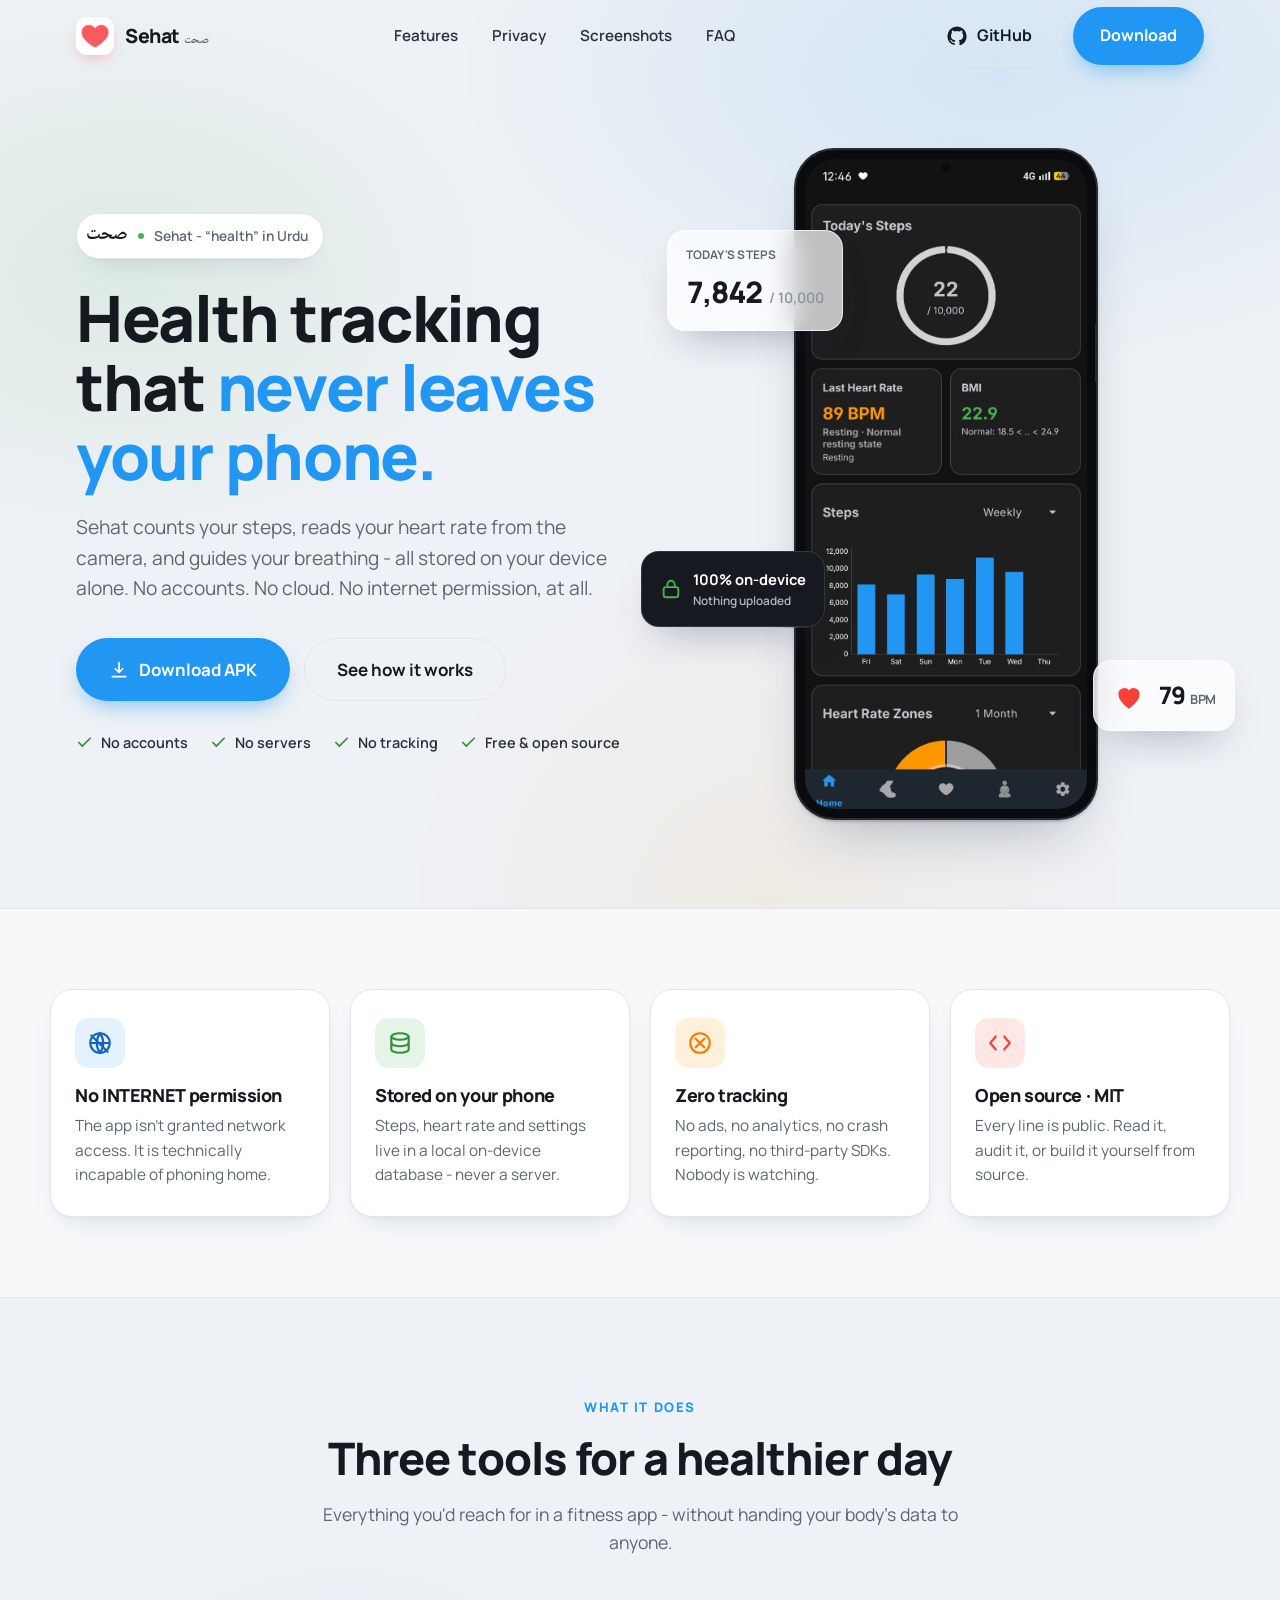
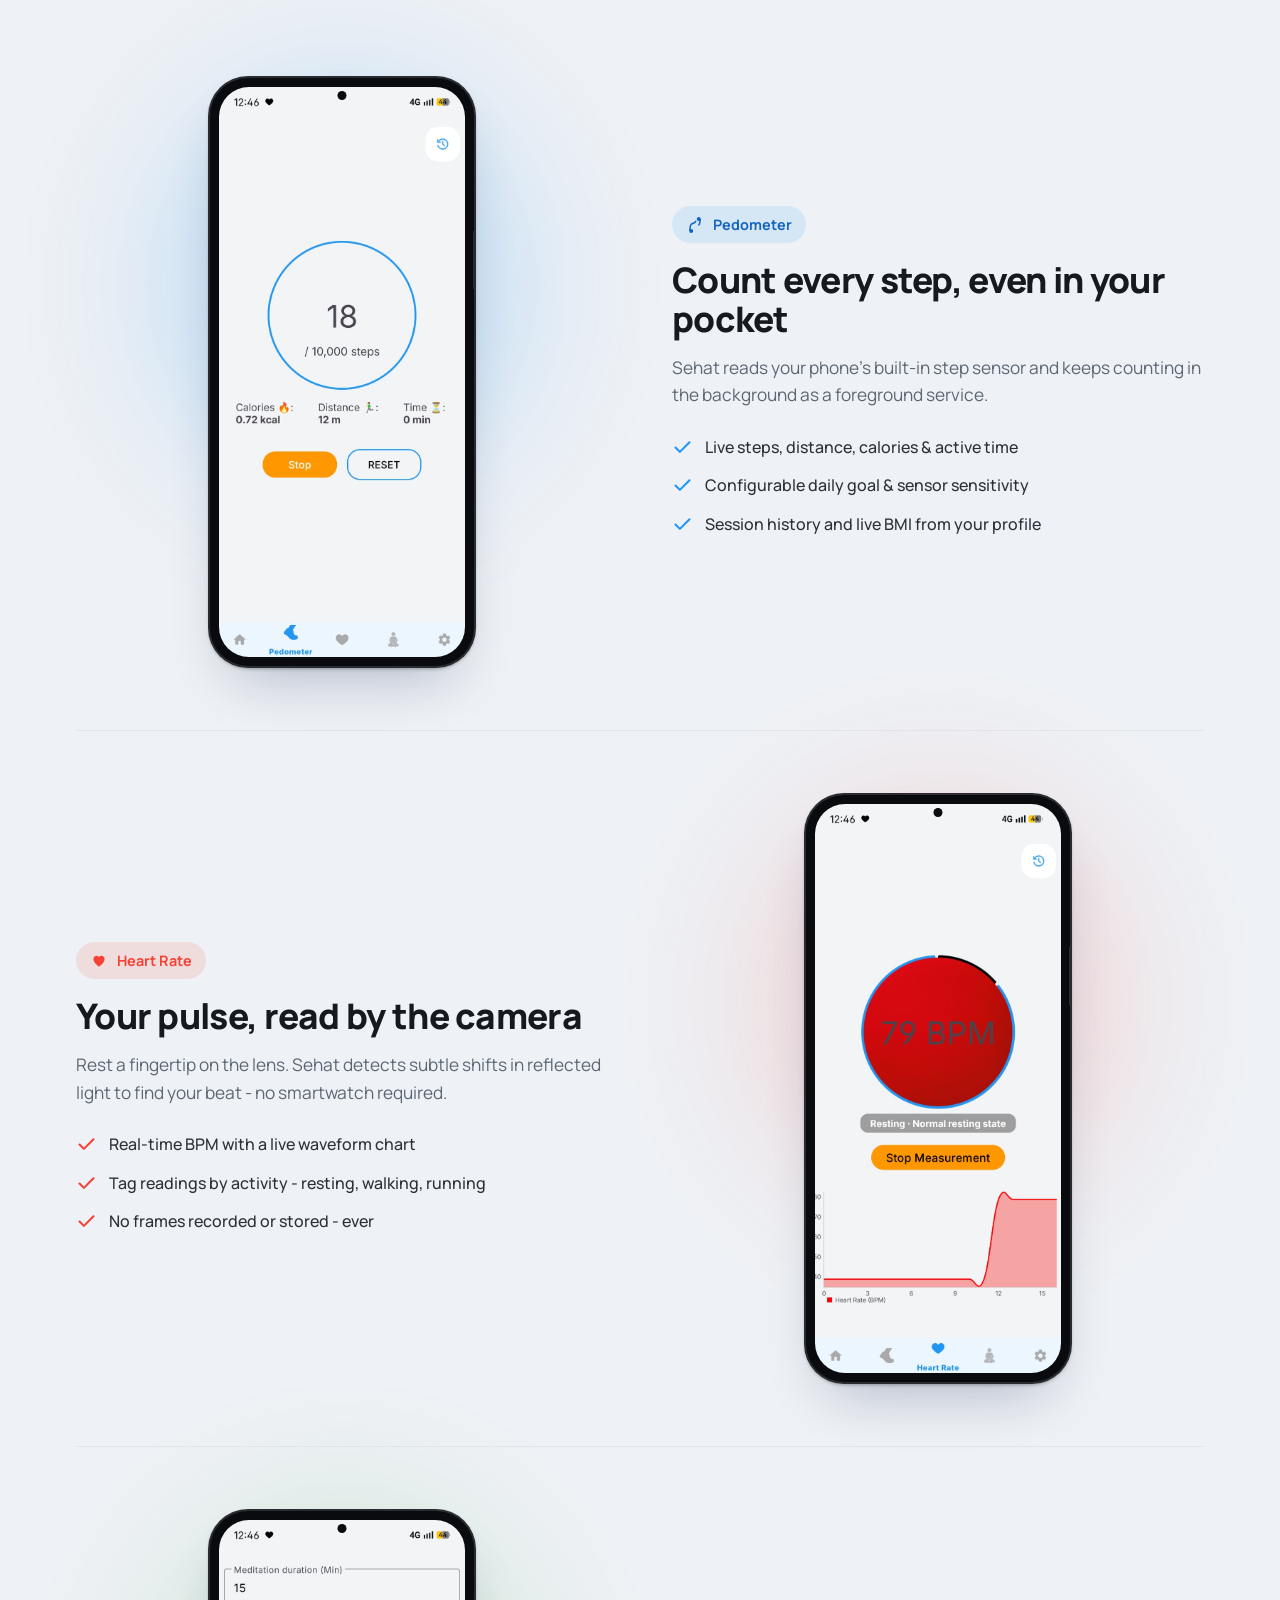
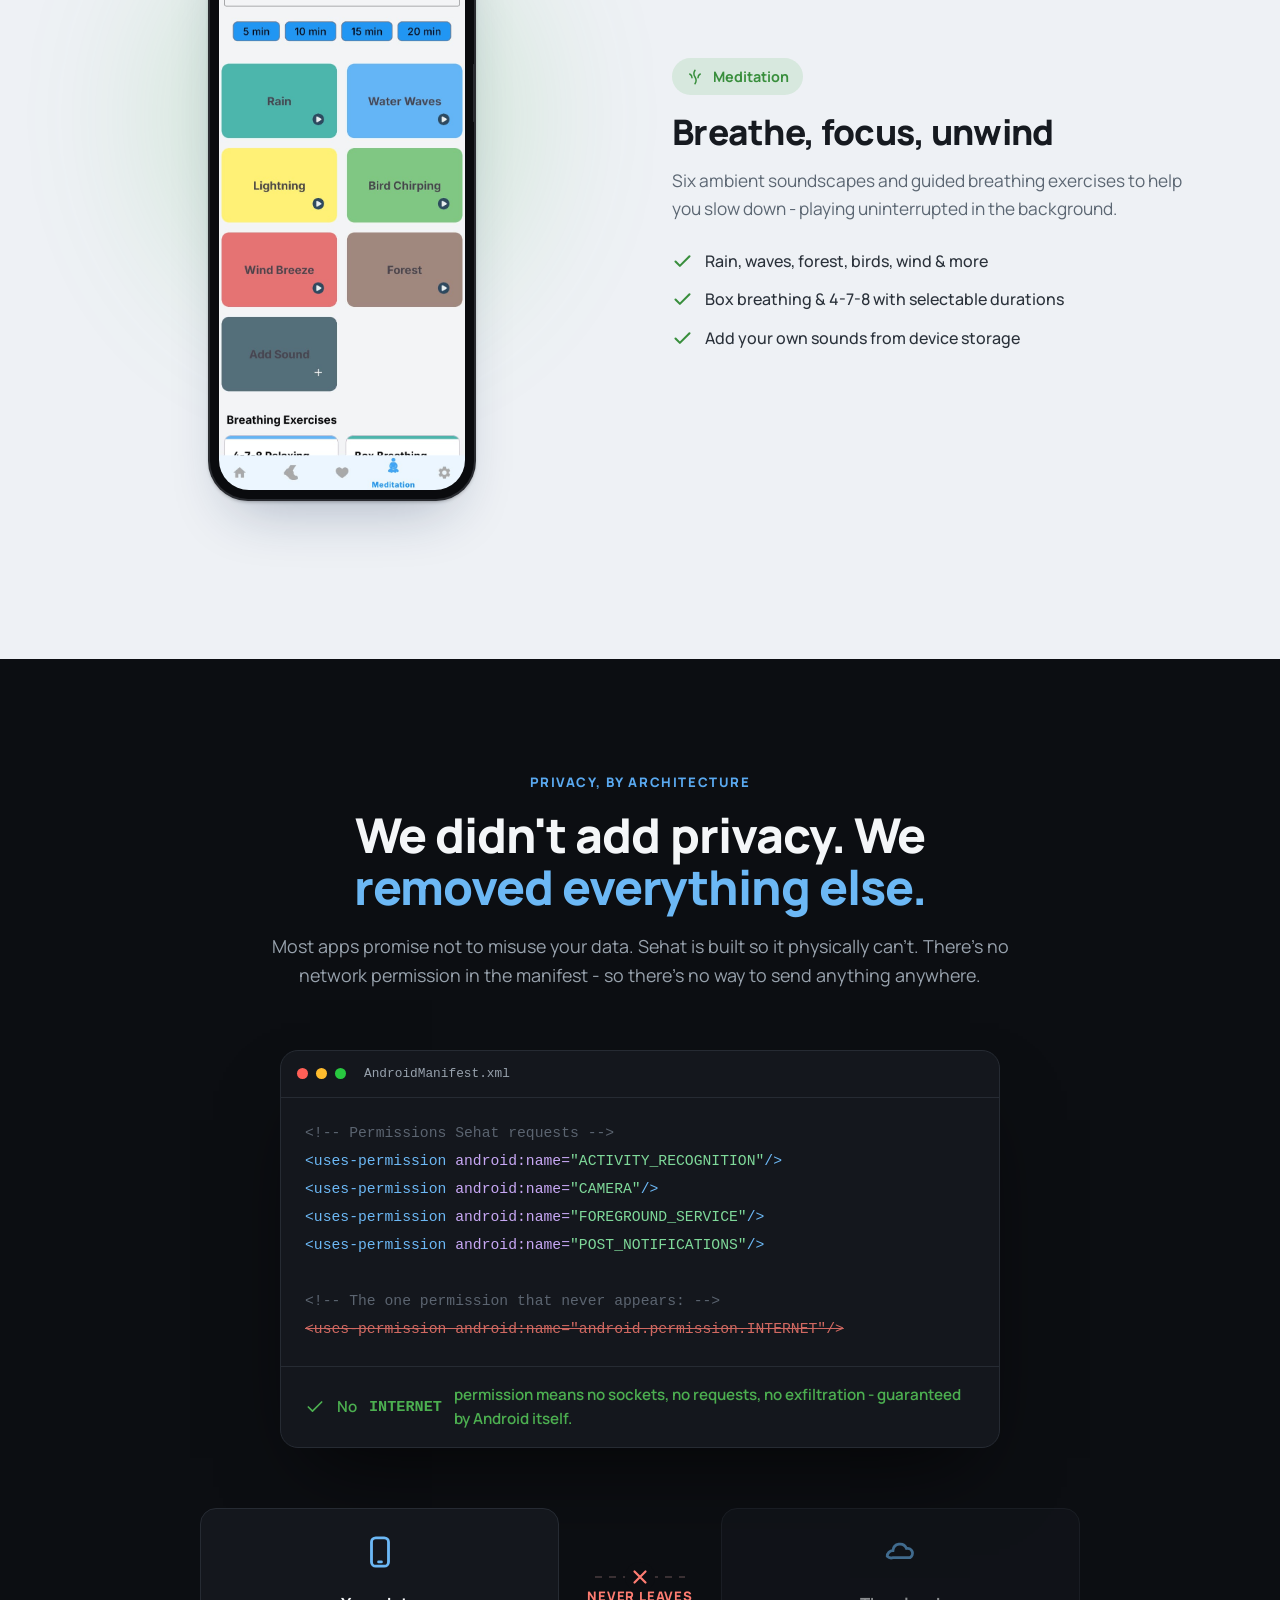
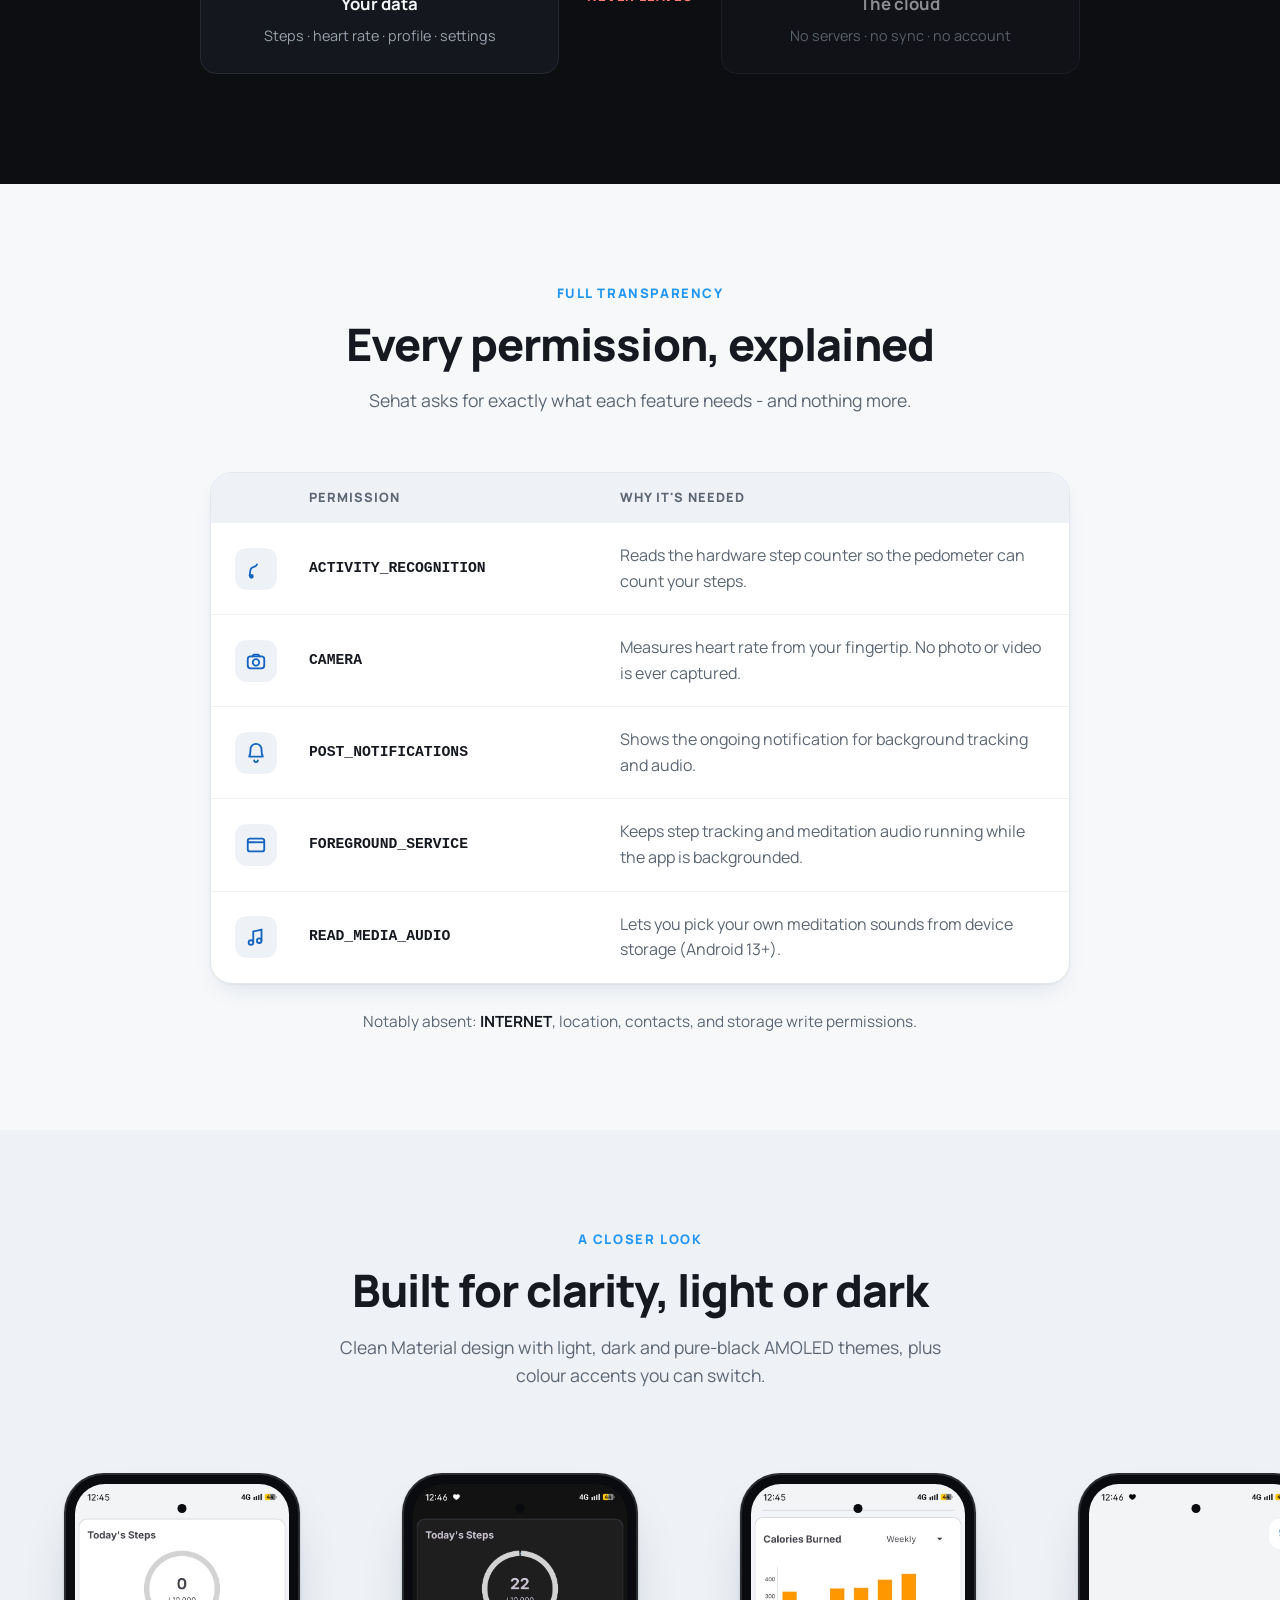
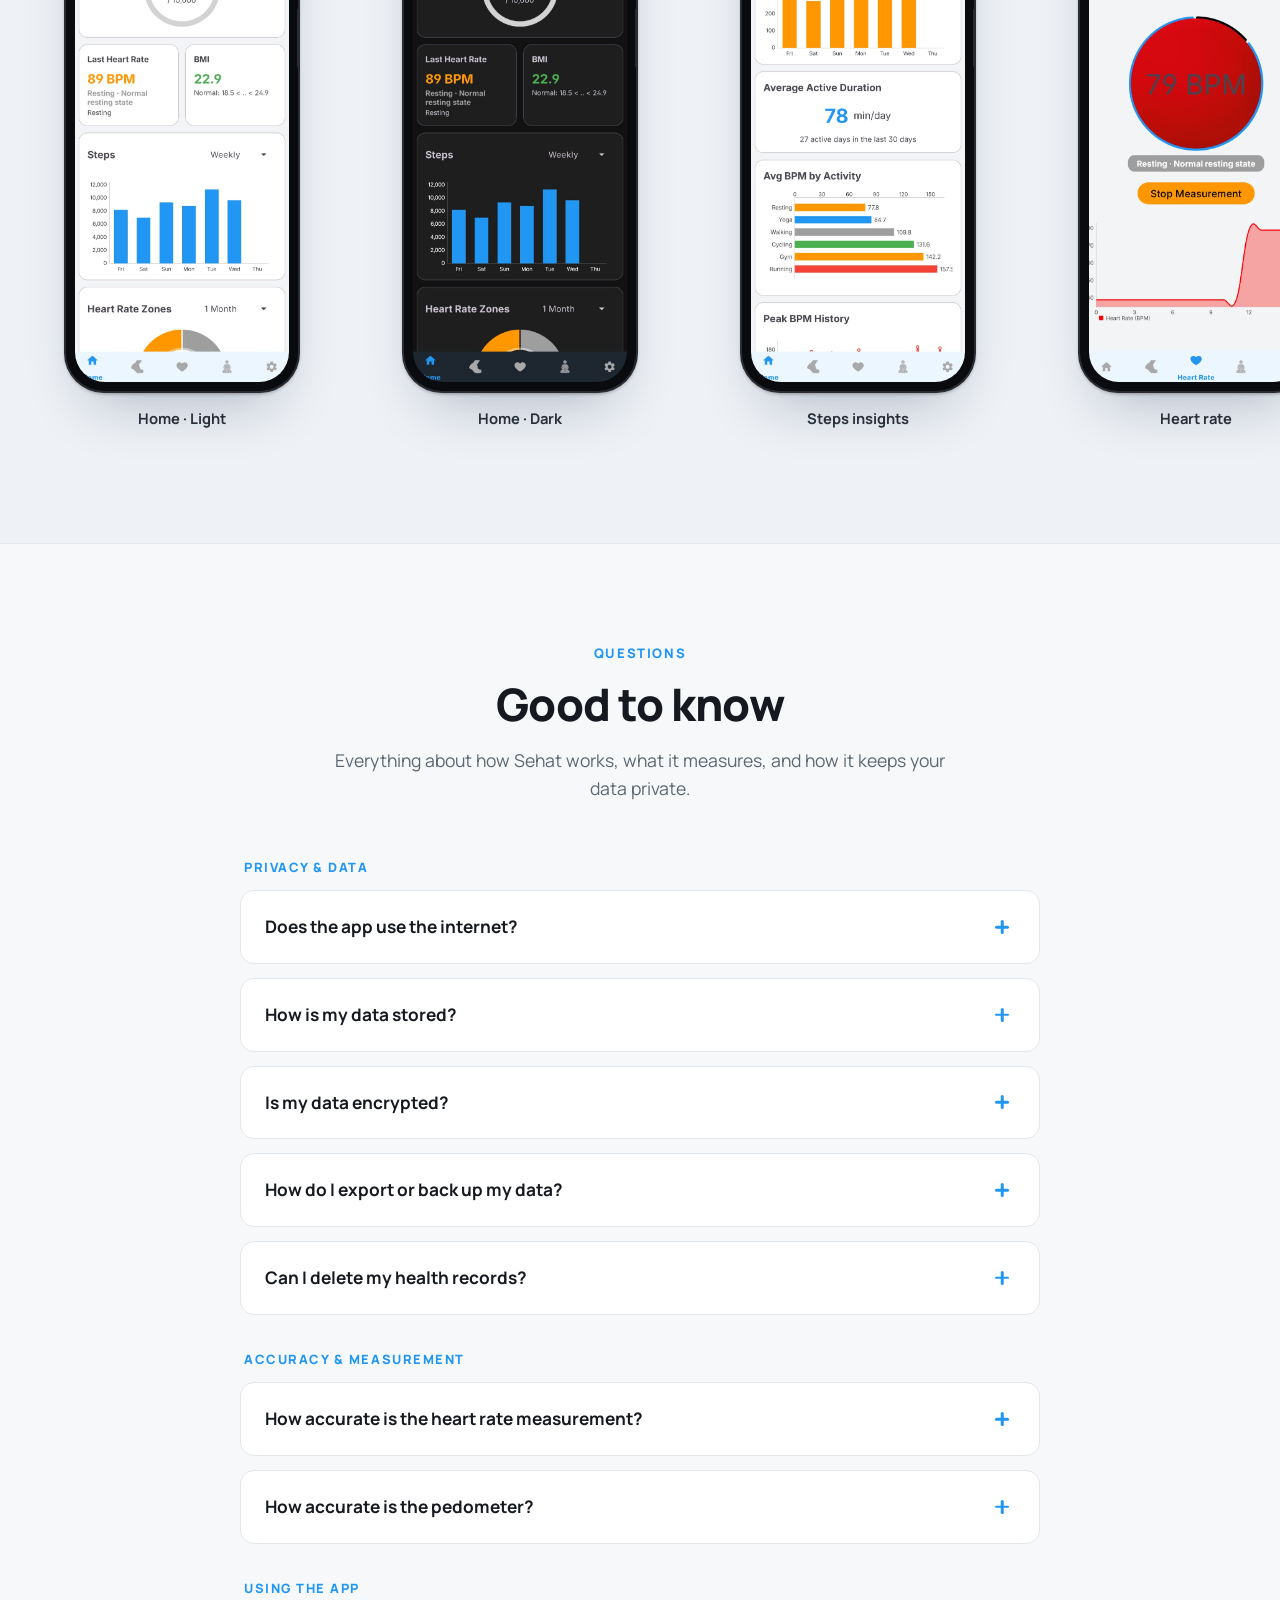
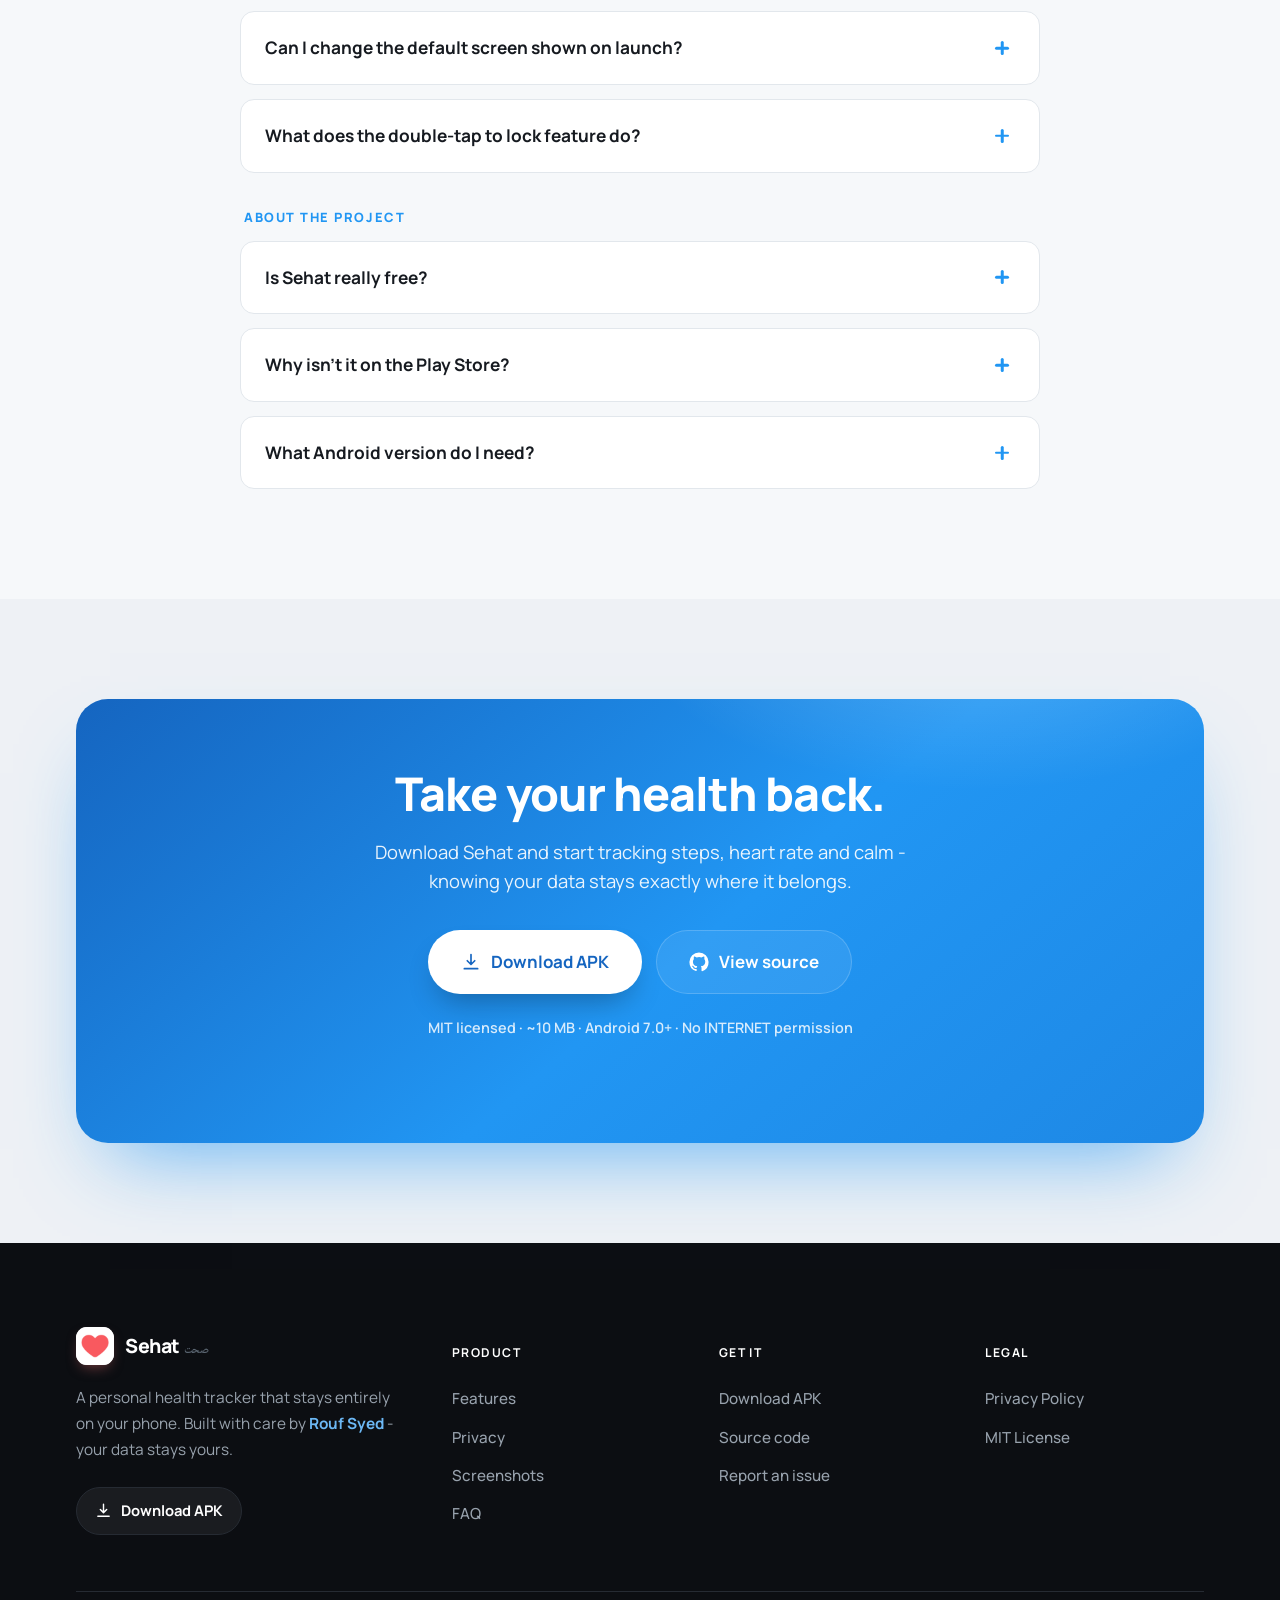
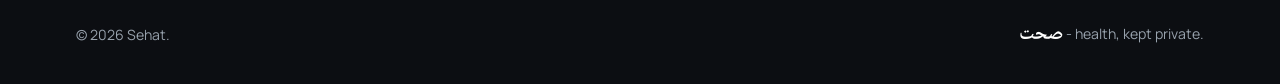
<file: docs/index.html>
<!DOCTYPE html>
<html lang="en">
<head>
<meta charset="UTF-8" />
<meta name="viewport" content="width=device-width, initial-scale=1.0" />
<title>Sehat - Private, on-device health tracking for Android</title>
<meta name="description" content="Sehat counts your steps, reads your heart rate, and guides your breathing - entirely on your phone. No accounts, no cloud, no internet permission." />
<meta name="theme-color" content="#2196F3" />
<link rel="icon" type="image/png" href="assets/icon.png" />
<link rel="apple-touch-icon" href="assets/icon.png" />
<!-- Social share. Update the URL base if your GitHub Pages address differs. -->
<meta property="og:type" content="website" />
<meta property="og:site_name" content="Sehat" />
<meta property="og:title" content="Sehat - Private, on-device health tracking for Android" />
<meta property="og:description" content="Steps, heart rate and meditation that never leave your phone. No accounts, no cloud, no internet permission." />
<meta property="og:url" content="https://roufsyed.github.io/sehat/" />
<meta property="og:image" content="https://roufsyed.github.io/sehat/assets/og-cover.png" />
<meta property="og:image:width" content="1200" />
<meta property="og:image:height" content="630" />
<meta name="twitter:card" content="summary_large_image" />
<meta name="twitter:title" content="Sehat - Private, on-device health tracking" />
<meta name="twitter:description" content="Steps, heart rate and meditation that never leave your phone." />
<meta name="twitter:image" content="https://roufsyed.github.io/sehat/assets/og-cover.png" />
<link rel="preconnect" href="https://fonts.googleapis.com" />
<link rel="preconnect" href="https://fonts.gstatic.com" crossorigin />
<link rel="stylesheet" href="styles.css" />
</head>
<body>

<!-- ============ NAV ============ -->
<header class="nav" id="nav">
  <div class="wrap nav__inner">
    <a class="brand" href="#top" aria-label="Sehat home">
      <span class="brand__mark">
        <img src="assets/icon.png" alt="Sehat logo" />
      </span>
      <span>Sehat <small class="urdu">صحت</small></span>
    </a>
    <nav class="nav__links" aria-label="Primary">
      <a href="#features">Features</a>
      <a href="#privacy">Privacy</a>
      <a href="#screens">Screenshots</a>
      <a href="#faq">FAQ</a>
    </nav>
    <div class="nav__cta">
      <a class="btn btn-ghost" href="https://github.com/roufsyed/sehat" target="_blank" rel="noopener">
        <svg viewBox="0 0 24 24" fill="currentColor" aria-hidden="true"><path d="M12 .5A11.5 11.5 0 0 0 .5 12a11.5 11.5 0 0 0 7.86 10.92c.58.1.79-.25.79-.56v-2c-3.2.7-3.88-1.37-3.88-1.37-.53-1.34-1.3-1.7-1.3-1.7-1.06-.72.08-.71.08-.71 1.17.08 1.79 1.2 1.79 1.2 1.04 1.79 2.73 1.27 3.4.97.1-.76.4-1.27.74-1.56-2.55-.29-5.24-1.28-5.24-5.69 0-1.26.45-2.28 1.19-3.09-.12-.29-.52-1.46.11-3.05 0 0 .97-.31 3.18 1.18a11 11 0 0 1 5.8 0c2.2-1.49 3.17-1.18 3.17-1.18.63 1.59.23 2.76.11 3.05.74.81 1.19 1.83 1.19 3.09 0 4.42-2.69 5.39-5.25 5.68.41.36.78 1.06.78 2.14v3.17c0 .31.21.67.8.56A11.5 11.5 0 0 0 23.5 12 11.5 11.5 0 0 0 12 .5Z"/></svg>
        GitHub
      </a>
      <a class="btn btn-primary" href="https://github.com/roufsyed/sehat/releases" target="_blank" rel="noopener">Download</a>
      <button class="btn btn-ghost nav__toggle" id="navToggle" aria-label="Open menu">
        <svg viewBox="0 0 24 24" fill="none" stroke="currentColor" stroke-width="2.2" aria-hidden="true"><path d="M4 7h16M4 12h16M4 17h16" stroke-linecap="round"/></svg>
      </button>
    </div>
  </div>
</header>

<!-- ============ HERO ============ -->
<main id="top">
<section class="hero">
  <div class="wrap hero__grid">
    <div class="hero__copy">
      <span class="eyebrow reveal"><span class="urdu">صحت</span><span class="dot"></span> Sehat - “health” in Urdu</span>
      <h1 class="reveal d1">Health tracking that <span class="accent">never leaves your phone.</span></h1>
      <p class="hero__sub reveal d2">Sehat counts your steps, reads your heart rate from the camera, and guides your breathing - all stored on your device alone. No accounts. No cloud. No internet permission, at all.</p>
      <div class="hero__cta reveal d3">
        <a class="btn btn-primary btn-lg" href="https://github.com/roufsyed/sehat/releases" target="_blank" rel="noopener">
          <svg viewBox="0 0 24 24" fill="none" stroke="currentColor" stroke-width="2" aria-hidden="true"><path d="M12 3v12m0 0 4.5-4.5M12 15l-4.5-4.5M4 20h16" stroke-linecap="round" stroke-linejoin="round"/></svg>
          Download APK
        </a>
        <a class="btn btn-ghost btn-lg" href="#features">See how it works</a>
      </div>
      <div class="hero__trust reveal d4">
        <span><svg viewBox="0 0 24 24" fill="none" stroke="currentColor" stroke-width="2.4"><path d="M20 6 9 17l-5-5" stroke-linecap="round" stroke-linejoin="round"/></svg> No accounts</span>
        <span><svg viewBox="0 0 24 24" fill="none" stroke="currentColor" stroke-width="2.4"><path d="M20 6 9 17l-5-5" stroke-linecap="round" stroke-linejoin="round"/></svg> No servers</span>
        <span><svg viewBox="0 0 24 24" fill="none" stroke="currentColor" stroke-width="2.4"><path d="M20 6 9 17l-5-5" stroke-linecap="round" stroke-linejoin="round"/></svg> No tracking</span>
        <span><svg viewBox="0 0 24 24" fill="none" stroke="currentColor" stroke-width="2.4"><path d="M20 6 9 17l-5-5" stroke-linecap="round" stroke-linejoin="round"/></svg> Free &amp; open source</span>
      </div>
    </div>

    <div class="hero__stage reveal d2">
      <div class="phone hero__phone" style="--w: 300px;">
        <span class="phone__punch"></span>
        <div class="phone__screen"><img src="assets/home_dark.jpeg" alt="Sehat home screen showing today's steps, heart rate and BMI" /></div>
      </div>

      <div class="float-card float-steps">
        <div class="fc-label">Today's steps</div>
        <div class="fc-row"><span class="fc-num" id="stepCount">0</span><span class="fc-goal">/ 10,000</span></div>
      </div>

      <div class="float-card float-hr">
        <svg class="hr-heart" viewBox="0 0 24 24" fill="currentColor" aria-hidden="true"><path d="M12 21s-7.5-4.9-7.5-10.2A4.2 4.2 0 0 1 12 8a4.2 4.2 0 0 1 7.5 2.8C19.5 16.1 12 21 12 21Z"/></svg>
        <div class="hr-num" id="bpmCount">79 <small>BPM</small></div>
      </div>

      <div class="float-card float-lock">
        <svg viewBox="0 0 24 24" fill="none" stroke="currentColor" stroke-width="2"><rect x="4" y="10" width="16" height="11" rx="2.5"/><path d="M8 10V7a4 4 0 0 1 8 0v3" stroke-linecap="round"/></svg>
        <div><b>100% on-device</b><span>Nothing uploaded</span></div>
      </div>
    </div>
  </div>
</section>

<!-- ============ PRIVACY PILLARS ============ -->
<section class="pillars">
  <div class="wrap section" style="padding-top:80px;padding-bottom:80px;">
    <div class="pillars__grid">
      <div class="pillar reveal">
        <div class="pillar__icon pi-blue"><svg viewBox="0 0 24 24" fill="none" stroke="currentColor" stroke-width="2"><path d="M3 12h18M12 3a15 15 0 0 1 0 18 15 15 0 0 1 0-18Z"/><circle cx="12" cy="12" r="9"/><path d="m4 5 15 15" stroke-linecap="round"/></svg></div>
        <h3>No INTERNET permission</h3>
        <p>The app isn't granted network access. It is technically incapable of phoning home.</p>
      </div>
      <div class="pillar reveal d1">
        <div class="pillar__icon pi-green"><svg viewBox="0 0 24 24" fill="none" stroke="currentColor" stroke-width="2"><ellipse cx="12" cy="6" rx="8" ry="3"/><path d="M4 6v12c0 1.7 3.6 3 8 3s8-1.3 8-3V6"/><path d="M4 12c0 1.7 3.6 3 8 3s8-1.3 8-3"/></svg></div>
        <h3>Stored on your phone</h3>
        <p>Steps, heart rate and settings live in a local on-device database - never a server.</p>
      </div>
      <div class="pillar reveal d2">
        <div class="pillar__icon pi-orange"><svg viewBox="0 0 24 24" fill="none" stroke="currentColor" stroke-width="2"><circle cx="12" cy="12" r="9"/><path d="m8 8 8 8M16 8l-8 8" stroke-linecap="round"/></svg></div>
        <h3>Zero tracking</h3>
        <p>No ads, no analytics, no crash reporting, no third-party SDKs. Nobody is watching.</p>
      </div>
      <div class="pillar reveal d3">
        <div class="pillar__icon pi-red"><svg viewBox="0 0 24 24" fill="none" stroke="currentColor" stroke-width="2"><path d="M8 18 3 12l5-6M16 6l5 6-5 6" stroke-linecap="round" stroke-linejoin="round"/></svg></div>
        <h3>Open source · MIT</h3>
        <p>Every line is public. Read it, audit it, or build it yourself from source.</p>
      </div>
    </div>
  </div>
</section>

<!-- ============ FEATURES ============ -->
<section class="section" id="features">
  <div class="wrap">
    <div class="section-head reveal">
      <span class="kicker">What it does</span>
      <h2>Three tools for a healthier day</h2>
      <p>Everything you'd reach for in a fitness app - without handing your body's data to anyone.</p>
    </div>

    <!-- Pedometer -->
    <div class="feature f-blue reveal">
      <div class="feature__media">
        <div class="phone" style="--w: 264px;"><span class="phone__punch"></span><div class="phone__screen"><img src="assets/pedometer_light.jpeg" alt="Sehat pedometer screen with step ring, calories, distance and time" /></div></div>
      </div>
      <div class="feature__body">
        <span class="feature__tag pi-blue"><svg viewBox="0 0 24 24" fill="none" stroke="currentColor" stroke-width="2"><path d="M5 19c1-3 0-6 2-8s5-1 6-4M19 5c-1 3 0 5-2 7" stroke-linecap="round" stroke-linejoin="round"/><circle cx="7" cy="20" r="1.6" fill="currentColor"/><circle cx="17" cy="4" r="1.6" fill="currentColor"/></svg> Pedometer</span>
        <h3>Count every step, even in your pocket</h3>
        <p class="feature__lead">Sehat reads your phone's built-in step sensor and keeps counting in the background as a foreground service.</p>
        <ul class="feature__list">
          <li><svg viewBox="0 0 24 24" fill="none" stroke="currentColor" stroke-width="2.4"><path d="M20 6 9 17l-5-5" stroke-linecap="round" stroke-linejoin="round"/></svg> Live steps, distance, calories &amp; active time</li>
          <li><svg viewBox="0 0 24 24" fill="none" stroke="currentColor" stroke-width="2.4"><path d="M20 6 9 17l-5-5" stroke-linecap="round" stroke-linejoin="round"/></svg> Configurable daily goal &amp; sensor sensitivity</li>
          <li><svg viewBox="0 0 24 24" fill="none" stroke="currentColor" stroke-width="2.4"><path d="M20 6 9 17l-5-5" stroke-linecap="round" stroke-linejoin="round"/></svg> Session history and live BMI from your profile</li>
        </ul>
      </div>
    </div>

    <!-- Heart rate -->
    <div class="feature f-red flip reveal">
      <div class="feature__media">
        <div class="phone" style="--w: 264px;"><span class="phone__punch"></span><div class="phone__screen"><img src="assets/heart_rate_light.jpeg" alt="Sehat heart rate monitor showing 79 BPM and a live chart" /></div></div>
      </div>
      <div class="feature__body">
        <span class="feature__tag pi-red"><svg viewBox="0 0 24 24" fill="currentColor"><path d="M12 21s-7.5-4.9-7.5-10.2A4.2 4.2 0 0 1 12 8a4.2 4.2 0 0 1 7.5 2.8C19.5 16.1 12 21 12 21Z"/></svg> Heart Rate</span>
        <h3>Your pulse, read by the camera</h3>
        <p class="feature__lead">Rest a fingertip on the lens. Sehat detects subtle shifts in reflected light to find your beat - no smartwatch required.</p>
        <ul class="feature__list">
          <li><svg viewBox="0 0 24 24" fill="none" stroke="currentColor" stroke-width="2.4"><path d="M20 6 9 17l-5-5" stroke-linecap="round" stroke-linejoin="round"/></svg> Real-time BPM with a live waveform chart</li>
          <li><svg viewBox="0 0 24 24" fill="none" stroke="currentColor" stroke-width="2.4"><path d="M20 6 9 17l-5-5" stroke-linecap="round" stroke-linejoin="round"/></svg> Tag readings by activity - resting, walking, running</li>
          <li><svg viewBox="0 0 24 24" fill="none" stroke="currentColor" stroke-width="2.4"><path d="M20 6 9 17l-5-5" stroke-linecap="round" stroke-linejoin="round"/></svg> No frames recorded or stored - ever</li>
        </ul>
      </div>
    </div>

    <!-- Meditation -->
    <div class="feature f-green reveal">
      <div class="feature__media">
        <div class="phone" style="--w: 264px;"><span class="phone__punch"></span><div class="phone__screen"><img src="assets/meditation_light.jpeg" alt="Sehat meditation screen with soundscapes and breathing exercises" /></div></div>
      </div>
      <div class="feature__body">
        <span class="feature__tag pi-green"><svg viewBox="0 0 24 24" fill="none" stroke="currentColor" stroke-width="2"><path d="M12 3c-2 3-2 6 0 9s2 6 0 9M5 8c2 1 3 3 3 5M19 8c-2 1-3 3-3 5" stroke-linecap="round" stroke-linejoin="round"/></svg> Meditation</span>
        <h3>Breathe, focus, unwind</h3>
        <p class="feature__lead">Six ambient soundscapes and guided breathing exercises to help you slow down - playing uninterrupted in the background.</p>
        <ul class="feature__list">
          <li><svg viewBox="0 0 24 24" fill="none" stroke="currentColor" stroke-width="2.4"><path d="M20 6 9 17l-5-5" stroke-linecap="round" stroke-linejoin="round"/></svg> Rain, waves, forest, birds, wind &amp; more</li>
          <li><svg viewBox="0 0 24 24" fill="none" stroke="currentColor" stroke-width="2.4"><path d="M20 6 9 17l-5-5" stroke-linecap="round" stroke-linejoin="round"/></svg> Box breathing &amp; 4-7-8 with selectable durations</li>
          <li><svg viewBox="0 0 24 24" fill="none" stroke="currentColor" stroke-width="2.4"><path d="M20 6 9 17l-5-5" stroke-linecap="round" stroke-linejoin="round"/></svg> Add your own sounds from device storage</li>
        </ul>
      </div>
    </div>
  </div>
</section>

<!-- ============ DARK PRIVACY DEEP-DIVE ============ -->
<section class="privacy" id="privacy">
  <div class="wrap">
    <div class="privacy__head reveal">
      <span class="kicker">Privacy, by architecture</span>
      <h2>We didn't add privacy. We <span class="em">removed everything else.</span></h2>
      <p>Most apps promise not to misuse your data. Sehat is built so it physically can't. There's no network permission in the manifest - so there's no way to send anything anywhere.</p>
    </div>

    <div class="manifest reveal d1">
      <div class="manifest__bar"><i class="f1"></i><i class="f2"></i><i class="f3"></i><span>AndroidManifest.xml</span></div>
      <div class="manifest__body">
<div class="ln"><span class="mf-com">&lt;!-- Permissions Sehat requests --&gt;</span></div>
<div class="ln"><span class="mf-tag">&lt;uses-permission</span> <span class="mf-attr">android:name=</span><span class="mf-str">"ACTIVITY_RECOGNITION"</span><span class="mf-tag">/&gt;</span></div>
<div class="ln"><span class="mf-tag">&lt;uses-permission</span> <span class="mf-attr">android:name=</span><span class="mf-str">"CAMERA"</span><span class="mf-tag">/&gt;</span></div>
<div class="ln"><span class="mf-tag">&lt;uses-permission</span> <span class="mf-attr">android:name=</span><span class="mf-str">"FOREGROUND_SERVICE"</span><span class="mf-tag">/&gt;</span></div>
<div class="ln"><span class="mf-tag">&lt;uses-permission</span> <span class="mf-attr">android:name=</span><span class="mf-str">"POST_NOTIFICATIONS"</span><span class="mf-tag">/&gt;</span></div>
<div class="ln">&nbsp;</div>
<div class="ln"><span class="mf-com">&lt;!-- The one permission that never appears: --&gt;</span></div>
<div class="ln"><span class="mf-strike">&lt;uses-permission android:name="android.permission.INTERNET"/&gt;</span></div>
      </div>
      <div class="manifest__note">
        <svg viewBox="0 0 24 24" fill="none" stroke="currentColor" stroke-width="2"><path d="M20 6 9 17l-5-5" stroke-linecap="round" stroke-linejoin="round"/></svg>
        No <code>INTERNET</code> permission means no sockets, no requests, no exfiltration - guaranteed by Android itself.
      </div>
    </div>

    <div class="flow reveal d2">
      <div class="flow__node">
        <div class="flow__chip">
          <svg viewBox="0 0 24 24" fill="none" stroke="currentColor" stroke-width="2"><rect x="6" y="2" width="12" height="20" rx="3"/><path d="M11 19h2" stroke-linecap="round"/></svg>
          <h4>Your data</h4>
          <p>Steps · heart rate · profile · settings</p>
        </div>
      </div>
      <div class="flow__x">
        <div class="bar"><svg viewBox="0 0 24 24" fill="none" stroke="currentColor" stroke-width="2.4"><path d="m6 6 12 12M18 6 6 18" stroke-linecap="round"/></svg></div>
        NEVER LEAVES
      </div>
      <div class="flow__node">
        <div class="flow__chip" style="opacity:.55;">
          <svg viewBox="0 0 24 24" fill="none" stroke="currentColor" stroke-width="2"><path d="M3 15a4 4 0 0 1 4-4 5 5 0 0 1 9.6-1.5A3.5 3.5 0 0 1 19 16H7a4 4 0 0 1-4-1Z"/></svg>
          <h4>The cloud</h4>
          <p>No servers · no sync · no account</p>
        </div>
      </div>
    </div>
  </div>
</section>

<!-- ============ PERMISSIONS ============ -->
<section class="section perms">
  <div class="wrap">
    <div class="section-head reveal">
      <span class="kicker">Full transparency</span>
      <h2>Every permission, explained</h2>
      <p>Sehat asks for exactly what each feature needs - and nothing more.</p>
    </div>
    <div class="perm-table reveal d1">
      <div class="perm-row head"><span></span><span>Permission</span><span>Why it's needed</span></div>
      <div class="perm-row">
        <div class="perm-ic"><svg viewBox="0 0 24 24" fill="none" stroke="currentColor" stroke-width="2"><path d="M5 19c1-3 0-6 2-8s5-1 6-4" stroke-linecap="round"/><circle cx="7" cy="20" r="1.6" fill="currentColor"/></svg></div>
        <div class="perm-name">ACTIVITY_RECOGNITION</div>
        <div class="perm-why">Reads the hardware step counter so the pedometer can count your steps.</div>
      </div>
      <div class="perm-row">
        <div class="perm-ic"><svg viewBox="0 0 24 24" fill="none" stroke="currentColor" stroke-width="2"><rect x="3" y="7" width="18" height="13" rx="3"/><circle cx="12" cy="13.5" r="3.5"/><path d="M8 7l1.5-2h5L16 7" stroke-linecap="round" stroke-linejoin="round"/></svg></div>
        <div class="perm-name">CAMERA</div>
        <div class="perm-why">Measures heart rate from your fingertip. No photo or video is ever captured.</div>
      </div>
      <div class="perm-row">
        <div class="perm-ic"><svg viewBox="0 0 24 24" fill="none" stroke="currentColor" stroke-width="2"><path d="M6 8a6 6 0 0 1 12 0c0 7 2 8 2 8H4s2-1 2-8Z"/><path d="M10 20a2 2 0 0 0 4 0" stroke-linecap="round"/></svg></div>
        <div class="perm-name">POST_NOTIFICATIONS</div>
        <div class="perm-why">Shows the ongoing notification for background tracking and audio.</div>
      </div>
      <div class="perm-row">
        <div class="perm-ic"><svg viewBox="0 0 24 24" fill="none" stroke="currentColor" stroke-width="2"><rect x="3" y="5" width="18" height="14" rx="2.5"/><path d="M3 9h18" /></svg></div>
        <div class="perm-name">FOREGROUND_SERVICE</div>
        <div class="perm-why">Keeps step tracking and meditation audio running while the app is backgrounded.</div>
      </div>
      <div class="perm-row">
        <div class="perm-ic"><svg viewBox="0 0 24 24" fill="none" stroke="currentColor" stroke-width="2"><path d="M9 18V6l9-2v12" /><circle cx="6.5" cy="18" r="2.5"/><circle cx="15.5" cy="16" r="2.5"/></svg></div>
        <div class="perm-name">READ_MEDIA_AUDIO</div>
        <div class="perm-why">Lets you pick your own meditation sounds from device storage (Android 13+).</div>
      </div>
    </div>
    <p class="perm-foot reveal d2">Notably absent: <b>INTERNET</b>, location, contacts, and storage write permissions.</p>
  </div>
</section>

<!-- ============ GALLERY ============ -->
<section class="section" id="screens" style="padding-bottom:60px;">
  <div class="wrap">
    <div class="section-head reveal">
      <span class="kicker">A closer look</span>
      <h2>Built for clarity, light or dark</h2>
      <p>Clean Material design with light, dark and pure-black AMOLED themes, plus colour accents you can switch.</p>
    </div>
  </div>
  <div class="gallery__scroller reveal d1" id="gallery">
    <figure class="gallery__item"><div class="phone"><span class="phone__punch"></span><div class="phone__screen"><img src="assets/home_light.jpeg" alt="Home dashboard, light theme" loading="lazy" /></div></div><span>Home · Light</span></figure>
    <figure class="gallery__item"><div class="phone"><span class="phone__punch"></span><div class="phone__screen"><img src="assets/home_dark.jpeg" alt="Home dashboard, dark theme" loading="lazy" /></div></div><span>Home · Dark</span></figure>
    <figure class="gallery__item"><div class="phone"><span class="phone__punch"></span><div class="phone__screen"><img src="assets/home_steps.jpeg" alt="Steps analytics" loading="lazy" /></div></div><span>Steps insights</span></figure>
    <figure class="gallery__item"><div class="phone"><span class="phone__punch"></span><div class="phone__screen"><img src="assets/heart_rate_light.jpeg" alt="Heart rate monitor" loading="lazy" /></div></div><span>Heart rate</span></figure>
    <figure class="gallery__item"><div class="phone"><span class="phone__punch"></span><div class="phone__screen"><img src="assets/pedometer_dark.jpeg" alt="Pedometer, dark theme" loading="lazy" /></div></div><span>Pedometer · Dark</span></figure>
    <figure class="gallery__item"><div class="phone"><span class="phone__punch"></span><div class="phone__screen"><img src="assets/meditation_light.jpeg" alt="Meditation soundscapes" loading="lazy" /></div></div><span>Soundscapes</span></figure>
    <figure class="gallery__item"><div class="phone"><span class="phone__punch"></span><div class="phone__screen"><img src="assets/box_breathing.jpeg" alt="Box breathing exercise" loading="lazy" /></div></div><span>Box breathing</span></figure>
    <figure class="gallery__item"><div class="phone"><span class="phone__punch"></span><div class="phone__screen"><img src="assets/settings_dark.jpeg" alt="Settings screen" loading="lazy" /></div></div><span>Settings</span></figure>
  </div>
</section>

<!-- ============ FAQ ============ -->
<section class="section" id="faq" style="background:var(--bg-2);border-top:1px solid var(--line);">
  <div class="wrap">
    <div class="section-head reveal">
      <span class="kicker">Questions</span>
      <h2>Good to know</h2>
      <p>Everything about how Sehat works, what it measures, and how it keeps your data private.</p>
    </div>
    <div class="faq">

      <h3 class="faq__group reveal">Privacy &amp; data</h3>
      <details class="faq__item reveal">
        <summary class="faq__q">Does the app use the internet?<span class="ico"></span></summary>
        <div class="faq__a">No. Sehat doesn't request the <code>INTERNET</code> permission at all, so it works entirely offline and is technically incapable of making a network connection. There are no analytics, ads, or telemetry of any kind.</div>
      </details>
      <details class="faq__item reveal">
        <summary class="faq__q">How is my data stored?<span class="ico"></span></summary>
        <div class="faq__a">All data - personal information, step counts, heart rate readings, and settings - is stored locally on your device. Nothing is sent to any server or third party. You can export or import your data at any time from <strong>Settings &gt; Data</strong>.</div>
      </details>
      <details class="faq__item reveal">
        <summary class="faq__q">Is my data encrypted?<span class="ico"></span></summary>
        <div class="faq__a">Your data is stored in the app's private internal storage, which is sandboxed by Android and inaccessible to other apps. On devices with file-based encryption (Android 7+), data at rest is automatically encrypted by the operating system.</div>
      </details>
      <details class="faq__item reveal">
        <summary class="faq__q">How do I export or back up my data?<span class="ico"></span></summary>
        <div class="faq__a">Go to <strong>Settings &gt; Data &gt; Export data</strong>. You'll be prompted to choose a location to save a JSON backup file. To restore, use <strong>Import data</strong> from the same menu. The file never leaves your control.</div>
      </details>
      <details class="faq__item reveal">
        <summary class="faq__q">Can I delete my health records?<span class="ico"></span></summary>
        <div class="faq__a">Yes. Open any pedometer or heart rate history entry and tap the <strong>Delete</strong> button. Deleted records cannot be recovered.</div>
      </details>

      <h3 class="faq__group reveal">Accuracy &amp; measurement</h3>
      <details class="faq__item reveal">
        <summary class="faq__q">How accurate is the heart rate measurement?<span class="ico"></span></summary>
        <div class="faq__a">The camera-based method provides an approximate reading suitable for general wellness tracking. For medical-grade accuracy, please use a certified medical device. Factors like movement, ambient light, and finger pressure can affect the reading.</div>
      </details>
      <details class="faq__item reveal">
        <summary class="faq__q">How accurate is the pedometer?<span class="ico"></span></summary>
        <div class="faq__a">The pedometer uses your phone's hardware step counter sensor. Accuracy depends on your device and where you carry it. For best results, keep the phone in your pocket or a secure holder. You can adjust the sensitivity in <strong>Settings &gt; Pedometer Settings</strong>.</div>
      </details>

      <h3 class="faq__group reveal">Using the app</h3>
      <details class="faq__item reveal">
        <summary class="faq__q">Can I change the default screen shown on launch?<span class="ico"></span></summary>
        <div class="faq__a">Yes. Go to <strong>Settings &gt; Customization &gt; Default Screen</strong> and pick the tab you'd like to see when you open the app.</div>
      </details>
      <details class="faq__item reveal">
        <summary class="faq__q">What does the double-tap to lock feature do?<span class="ico"></span></summary>
        <div class="faq__a">When enabled in <strong>Settings &gt; Customization</strong>, double-tapping anywhere on the screen locks your device. This uses Android's Accessibility Service and works without requiring your PIN or pattern on the lock screen (fingerprint unlock remains available).</div>
      </details>

      <h3 class="faq__group reveal">About the project</h3>
      <details class="faq__item reveal">
        <summary class="faq__q">Is Sehat really free?<span class="ico"></span></summary>
        <div class="faq__a">Yes - completely free and open source under the MIT license. There are no ads, no subscriptions, and no in-app purchases. You can even build it yourself from the source code.</div>
      </details>
      <details class="faq__item reveal">
        <summary class="faq__q">Why isn't it on the Play Store?<span class="ico"></span></summary>
        <div class="faq__a">Sehat is distributed as a direct APK via <a href="https://github.com/roufsyed/sehat/releases" target="_blank" rel="noopener">GitHub Releases</a>, keeping the project independent and fully transparent. Download the latest APK and install it directly.</div>
      </details>
      <details class="faq__item reveal">
        <summary class="faq__q">What Android version do I need?<span class="ico"></span></summary>
        <div class="faq__a">Sehat supports Android 7.0 (API 24) and newer, and is built against the latest Android 15 (API 35). Step counting requires a device with a hardware step sensor.</div>
      </details>
    </div>
  </div>
</section>

<!-- ============ DOWNLOAD CTA ============ -->
<section class="cta-band">
  <div class="wrap">
    <div class="cta-card reveal">
      <h2>Take your health back.</h2>
      <p>Download Sehat and start tracking steps, heart rate and calm - knowing your data stays exactly where it belongs.</p>
      <div class="hero__cta" style="justify-content:center;">
        <a class="btn btn-primary btn-lg" href="https://github.com/roufsyed/sehat/releases" target="_blank" rel="noopener">
          <svg viewBox="0 0 24 24" fill="none" stroke="currentColor" stroke-width="2"><path d="M12 3v12m0 0 4.5-4.5M12 15l-4.5-4.5M4 20h16" stroke-linecap="round" stroke-linejoin="round"/></svg>
          Download APK
        </a>
        <a class="btn btn-dark btn-lg" href="https://github.com/roufsyed/sehat" target="_blank" rel="noopener">
          <svg viewBox="0 0 24 24" fill="currentColor"><path d="M12 .5A11.5 11.5 0 0 0 .5 12a11.5 11.5 0 0 0 7.86 10.92c.58.1.79-.25.79-.56v-2c-3.2.7-3.88-1.37-3.88-1.37-.53-1.34-1.3-1.7-1.3-1.7-1.06-.72.08-.71.08-.71 1.17.08 1.79 1.2 1.79 1.2 1.04 1.79 2.73 1.27 3.4.97.1-.76.4-1.27.74-1.56-2.55-.29-5.24-1.28-5.24-5.69 0-1.26.45-2.28 1.19-3.09-.12-.29-.52-1.46.11-3.05 0 0 .97-.31 3.18 1.18a11 11 0 0 1 5.8 0c2.2-1.49 3.17-1.18 3.17-1.18.63 1.59.23 2.76.11 3.05.74.81 1.19 1.83 1.19 3.09 0 4.42-2.69 5.39-5.25 5.68.41.36.78 1.06.78 2.14v3.17c0 .31.21.67.8.56A11.5 11.5 0 0 0 23.5 12 11.5 11.5 0 0 0 12 .5Z"/></svg>
          View source
        </a>
      </div>
      <p class="cta-meta">MIT licensed · ~10 MB · Android 7.0+ · No INTERNET permission</p>
    </div>
  </div>
</section>
</main>

<!-- ============ FOOTER ============ -->
<footer class="footer">
  <div class="wrap">
    <div class="footer__top">
      <div class="footer__brand">
        <a class="brand" href="#top">
          <span class="brand__mark"><img src="assets/icon.png" alt="Sehat logo" /></span>
          <span>Sehat <small class="urdu">صحت</small></span>
        </a>
        <p class="footer__blurb">A personal health tracker that stays entirely on your phone. Built with care by <a href="https://roufsyed.github.io" target="_blank" rel="noopener" style="color:#6cb8f5;font-weight:700;">Rouf Syed</a> - your data stays yours.</p>
        <a class="footer__dl" href="https://github.com/roufsyed/sehat/releases" target="_blank" rel="noopener"><svg viewBox="0 0 24 24" fill="none" stroke="currentColor" stroke-width="2"><path d="M12 3v12m0 0 4.5-4.5M12 15l-4.5-4.5M4 20h16" stroke-linecap="round" stroke-linejoin="round"/></svg>Download APK</a>
      </div>
      <div class="footer__col">
        <h4>Product</h4>
        <a href="#features">Features</a>
        <a href="#privacy">Privacy</a>
        <a href="#screens">Screenshots</a>
        <a href="#faq">FAQ</a>
      </div>
      <div class="footer__col">
        <h4>Get it</h4>
        <a href="https://github.com/roufsyed/sehat/releases" target="_blank" rel="noopener">Download APK</a>
        <a href="https://github.com/roufsyed/sehat" target="_blank" rel="noopener">Source code</a>
        <a href="https://github.com/roufsyed/sehat/issues" target="_blank" rel="noopener">Report an issue</a>
      </div>
      <div class="footer__col">
        <h4>Legal</h4>
        <a href="privacy.html">Privacy Policy</a>
        <a href="license.html">MIT License</a>
      </div>
    </div>
    <div class="footer__bottom">
      <span>© 2026 Sehat.</span>
      <span><span class="urdu">صحت</span> - health, kept private.</span>
    </div>
  </div>
</footer>

<script src="main.js"></script>
</body>
</html>
</file>
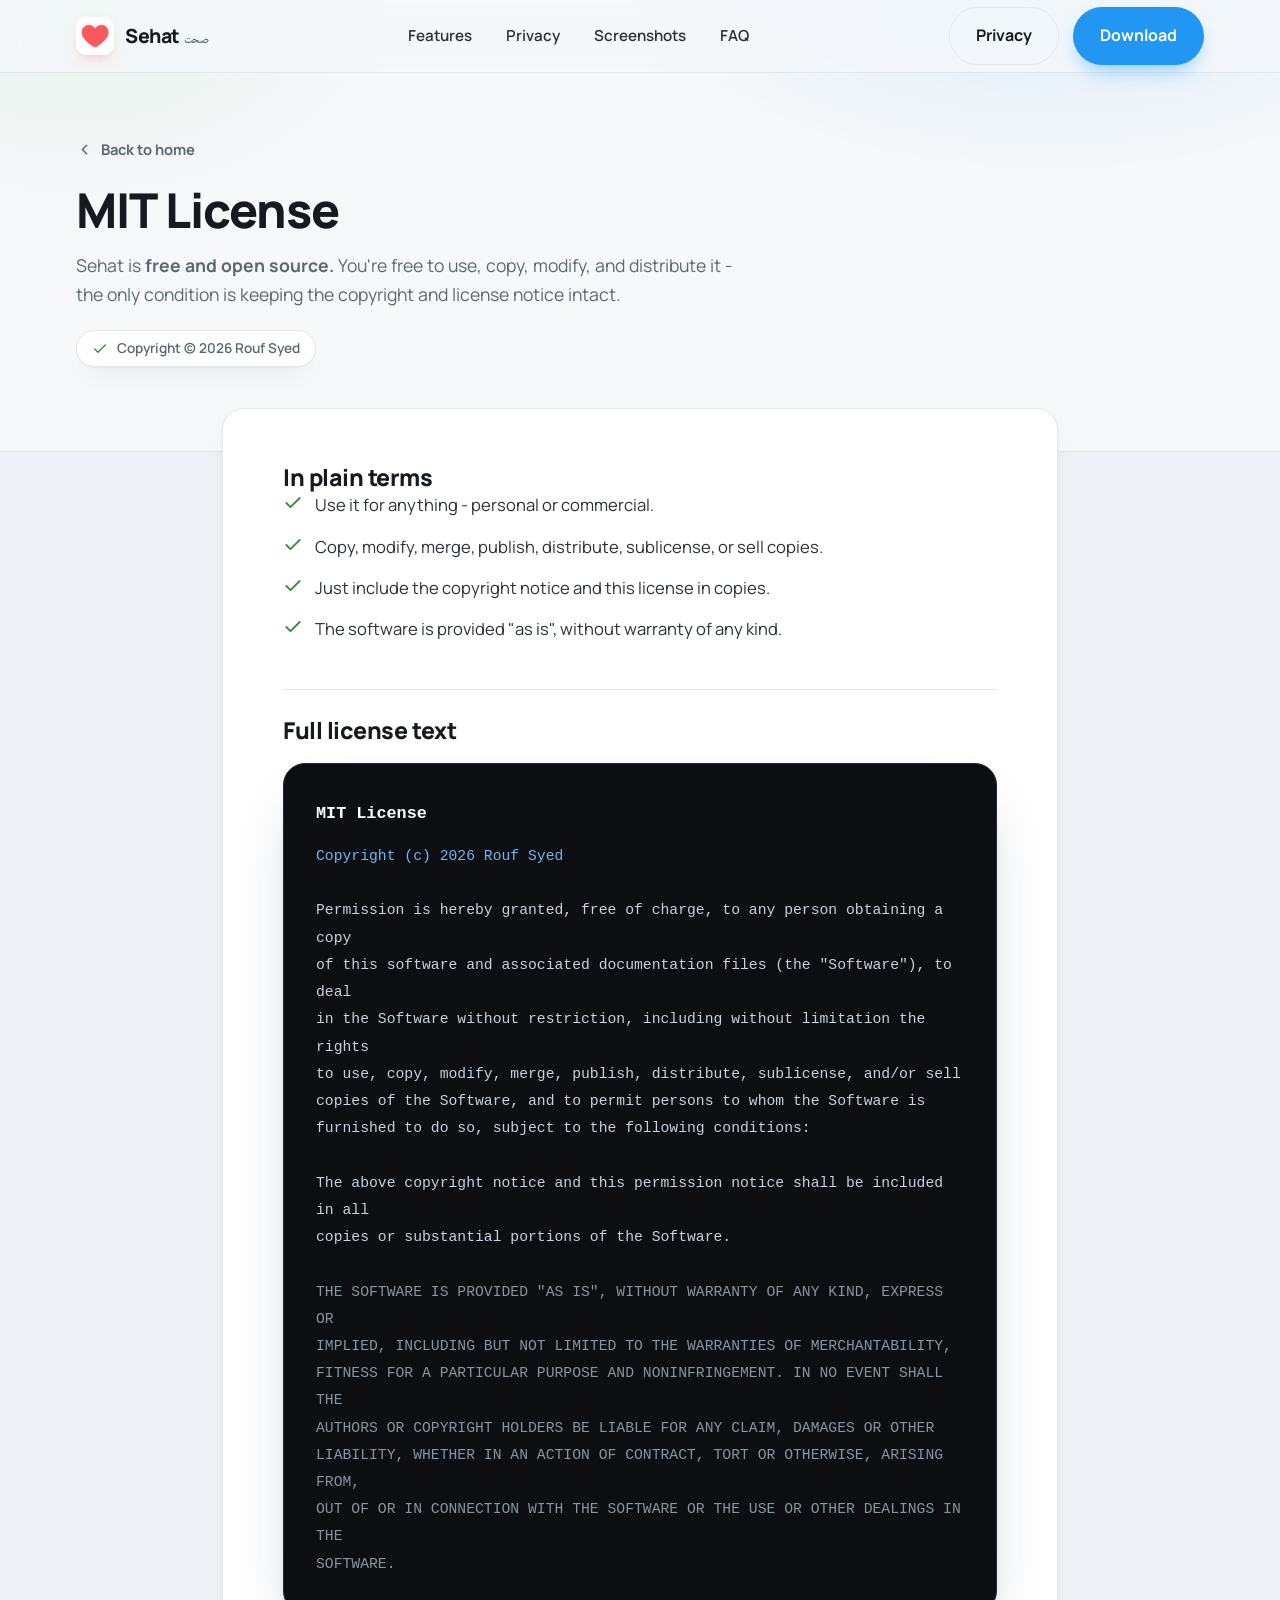
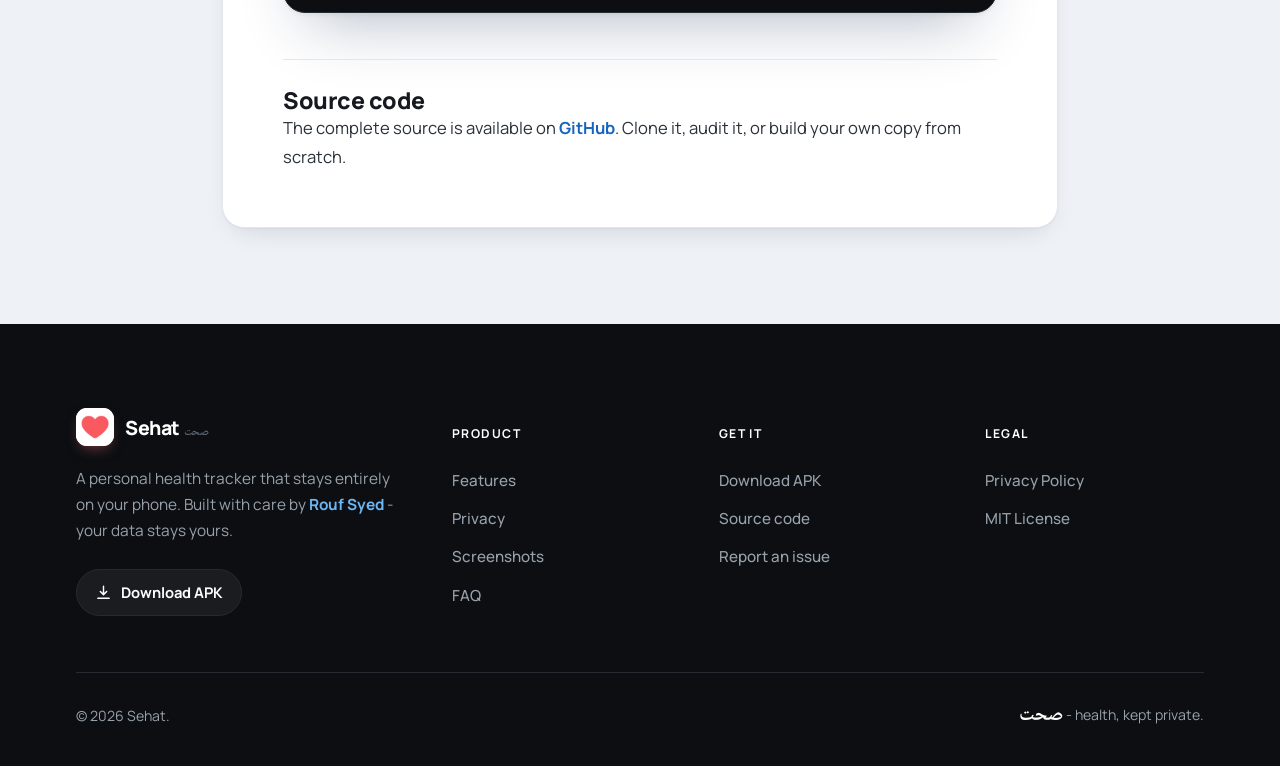
<file: docs/license.html>
<!DOCTYPE html>
<html lang="en">
<head>
<meta charset="UTF-8" />
<meta name="viewport" content="width=device-width, initial-scale=1.0" />
<title>License - Sehat</title>
<meta name="description" content="Sehat is free and open source under the MIT License." />
<meta name="theme-color" content="#2196F3" />
<link rel="icon" type="image/png" href="assets/icon.png" />
<link rel="apple-touch-icon" href="assets/icon.png" />
<meta property="og:type" content="website" />
<meta property="og:site_name" content="Sehat" />
<meta property="og:title" content="License - Sehat" />
<meta property="og:description" content="Sehat is free and open source under the MIT License." />
<meta property="og:image" content="https://roufsyed.github.io/sehat/assets/og-cover.png" />
<meta name="twitter:card" content="summary_large_image" />
<meta name="twitter:image" content="https://roufsyed.github.io/sehat/assets/og-cover.png" />
<link rel="preconnect" href="https://fonts.googleapis.com" />
<link rel="preconnect" href="https://fonts.gstatic.com" crossorigin />
<link rel="stylesheet" href="styles.css" />
</head>
<body>

<header class="nav scrolled" id="nav">
  <div class="wrap nav__inner">
    <a class="brand" href="index.html" aria-label="Sehat home">
      <span class="brand__mark">
        <img src="assets/icon.png" alt="Sehat logo" />
      </span>
      <span>Sehat <small class="urdu">صحت</small></span>
    </a>
    <nav class="nav__links" aria-label="Primary">
      <a href="index.html#features">Features</a>
      <a href="index.html#privacy">Privacy</a>
      <a href="index.html#screens">Screenshots</a>
      <a href="index.html#faq">FAQ</a>
    </nav>
    <div class="nav__cta">
      <a class="btn btn-ghost" href="privacy.html">Privacy</a>
      <a class="btn btn-primary" href="https://github.com/roufsyed/sehat/releases" target="_blank" rel="noopener">Download</a>
    </div>
  </div>
</header>

<section class="doc-hero">
  <div class="wrap">
    <a class="doc-back" href="index.html">
      <svg viewBox="0 0 24 24" fill="none" stroke="currentColor" stroke-width="2.2"><path d="M15 18l-6-6 6-6" stroke-linecap="round" stroke-linejoin="round"/></svg>
      Back to home
    </a>
    <h1>MIT License</h1>
    <p class="doc-sub">Sehat is <strong>free and open source.</strong> You're free to use, copy, modify, and distribute it - the only condition is keeping the copyright and license notice intact.</p>
    <div class="doc-meta">
      <svg viewBox="0 0 24 24" fill="none" stroke="currentColor" stroke-width="2"><path d="M20 6 9 17l-5-5" stroke-linecap="round" stroke-linejoin="round"/></svg>
      Copyright © 2026 Rouf Syed
    </div>
  </div>
</section>

<main class="doc-wrap">
  <div class="doc-body">
    <h2>In plain terms</h2>
    <ul>
      <li><svg viewBox="0 0 24 24" fill="none" stroke="currentColor" stroke-width="2.2"><path d="M20 6 9 17l-5-5" stroke-linecap="round" stroke-linejoin="round"/></svg> Use it for anything - personal or commercial.</li>
      <li><svg viewBox="0 0 24 24" fill="none" stroke="currentColor" stroke-width="2.2"><path d="M20 6 9 17l-5-5" stroke-linecap="round" stroke-linejoin="round"/></svg> Copy, modify, merge, publish, distribute, sublicense, or sell copies.</li>
      <li><svg viewBox="0 0 24 24" fill="none" stroke="currentColor" stroke-width="2.2"><path d="M20 6 9 17l-5-5" stroke-linecap="round" stroke-linejoin="round"/></svg> Just include the copyright notice and this license in copies.</li>
      <li><svg viewBox="0 0 24 24" fill="none" stroke="currentColor" stroke-width="2.2"><path d="M20 6 9 17l-5-5" stroke-linecap="round" stroke-linejoin="round"/></svg> The software is provided "as is", without warranty of any kind.</li>
    </ul>

    <h2>Full license text</h2>
    <div class="license-text"><span class="lic-title">MIT License</span><span class="lic-copy">Copyright (c) 2026 Rouf Syed</span>

Permission is hereby granted, free of charge, to any person obtaining a copy
of this software and associated documentation files (the "Software"), to deal
in the Software without restriction, including without limitation the rights
to use, copy, modify, merge, publish, distribute, sublicense, and/or sell
copies of the Software, and to permit persons to whom the Software is
furnished to do so, subject to the following conditions:

The above copyright notice and this permission notice shall be included in all
copies or substantial portions of the Software.

<span class="lic-caps">THE SOFTWARE IS PROVIDED "AS IS", WITHOUT WARRANTY OF ANY KIND, EXPRESS OR
IMPLIED, INCLUDING BUT NOT LIMITED TO THE WARRANTIES OF MERCHANTABILITY,
FITNESS FOR A PARTICULAR PURPOSE AND NONINFRINGEMENT. IN NO EVENT SHALL THE
AUTHORS OR COPYRIGHT HOLDERS BE LIABLE FOR ANY CLAIM, DAMAGES OR OTHER
LIABILITY, WHETHER IN AN ACTION OF CONTRACT, TORT OR OTHERWISE, ARISING FROM,
OUT OF OR IN CONNECTION WITH THE SOFTWARE OR THE USE OR OTHER DEALINGS IN THE
SOFTWARE.</span></div>

    <h2>Source code</h2>
    <p>The complete source is available on <a href="https://github.com/roufsyed/sehat" target="_blank" rel="noopener">GitHub</a>. Clone it, audit it, or build your own copy from scratch.</p>
  </div>
</main>

<footer class="footer">
  <div class="wrap">
    <div class="footer__top">
      <div class="footer__brand">
        <a class="brand" href="index.html">
          <span class="brand__mark"><img src="assets/icon.png" alt="Sehat logo" /></span>
          <span>Sehat <small class="urdu">صحت</small></span>
        </a>
        <p class="footer__blurb">A personal health tracker that stays entirely on your phone. Built with care by <a href="https://roufsyed.github.io" target="_blank" rel="noopener" style="color:#6cb8f5;font-weight:700;">Rouf Syed</a> - your data stays yours.</p>
        <a class="footer__dl" href="https://github.com/roufsyed/sehat/releases" target="_blank" rel="noopener"><svg viewBox="0 0 24 24" fill="none" stroke="currentColor" stroke-width="2"><path d="M12 3v12m0 0 4.5-4.5M12 15l-4.5-4.5M4 20h16" stroke-linecap="round" stroke-linejoin="round"/></svg>Download APK</a>
      </div>
      <div class="footer__col">
        <h4>Product</h4>
        <a href="index.html#features">Features</a>
        <a href="index.html#privacy">Privacy</a>
        <a href="index.html#screens">Screenshots</a>
        <a href="index.html#faq">FAQ</a>
      </div>
      <div class="footer__col">
        <h4>Get it</h4>
        <a href="https://github.com/roufsyed/sehat/releases" target="_blank" rel="noopener">Download APK</a>
        <a href="https://github.com/roufsyed/sehat" target="_blank" rel="noopener">Source code</a>
        <a href="https://github.com/roufsyed/sehat/issues" target="_blank" rel="noopener">Report an issue</a>
      </div>
      <div class="footer__col">
        <h4>Legal</h4>
        <a href="privacy.html">Privacy Policy</a>
        <a href="license.html">MIT License</a>
      </div>
    </div>
    <div class="footer__bottom">
      <span>© 2026 Sehat.</span>
      <span><span class="urdu">صحت</span> - health, kept private.</span>
    </div>
  </div>
</footer>

</body>
</html>
</file>
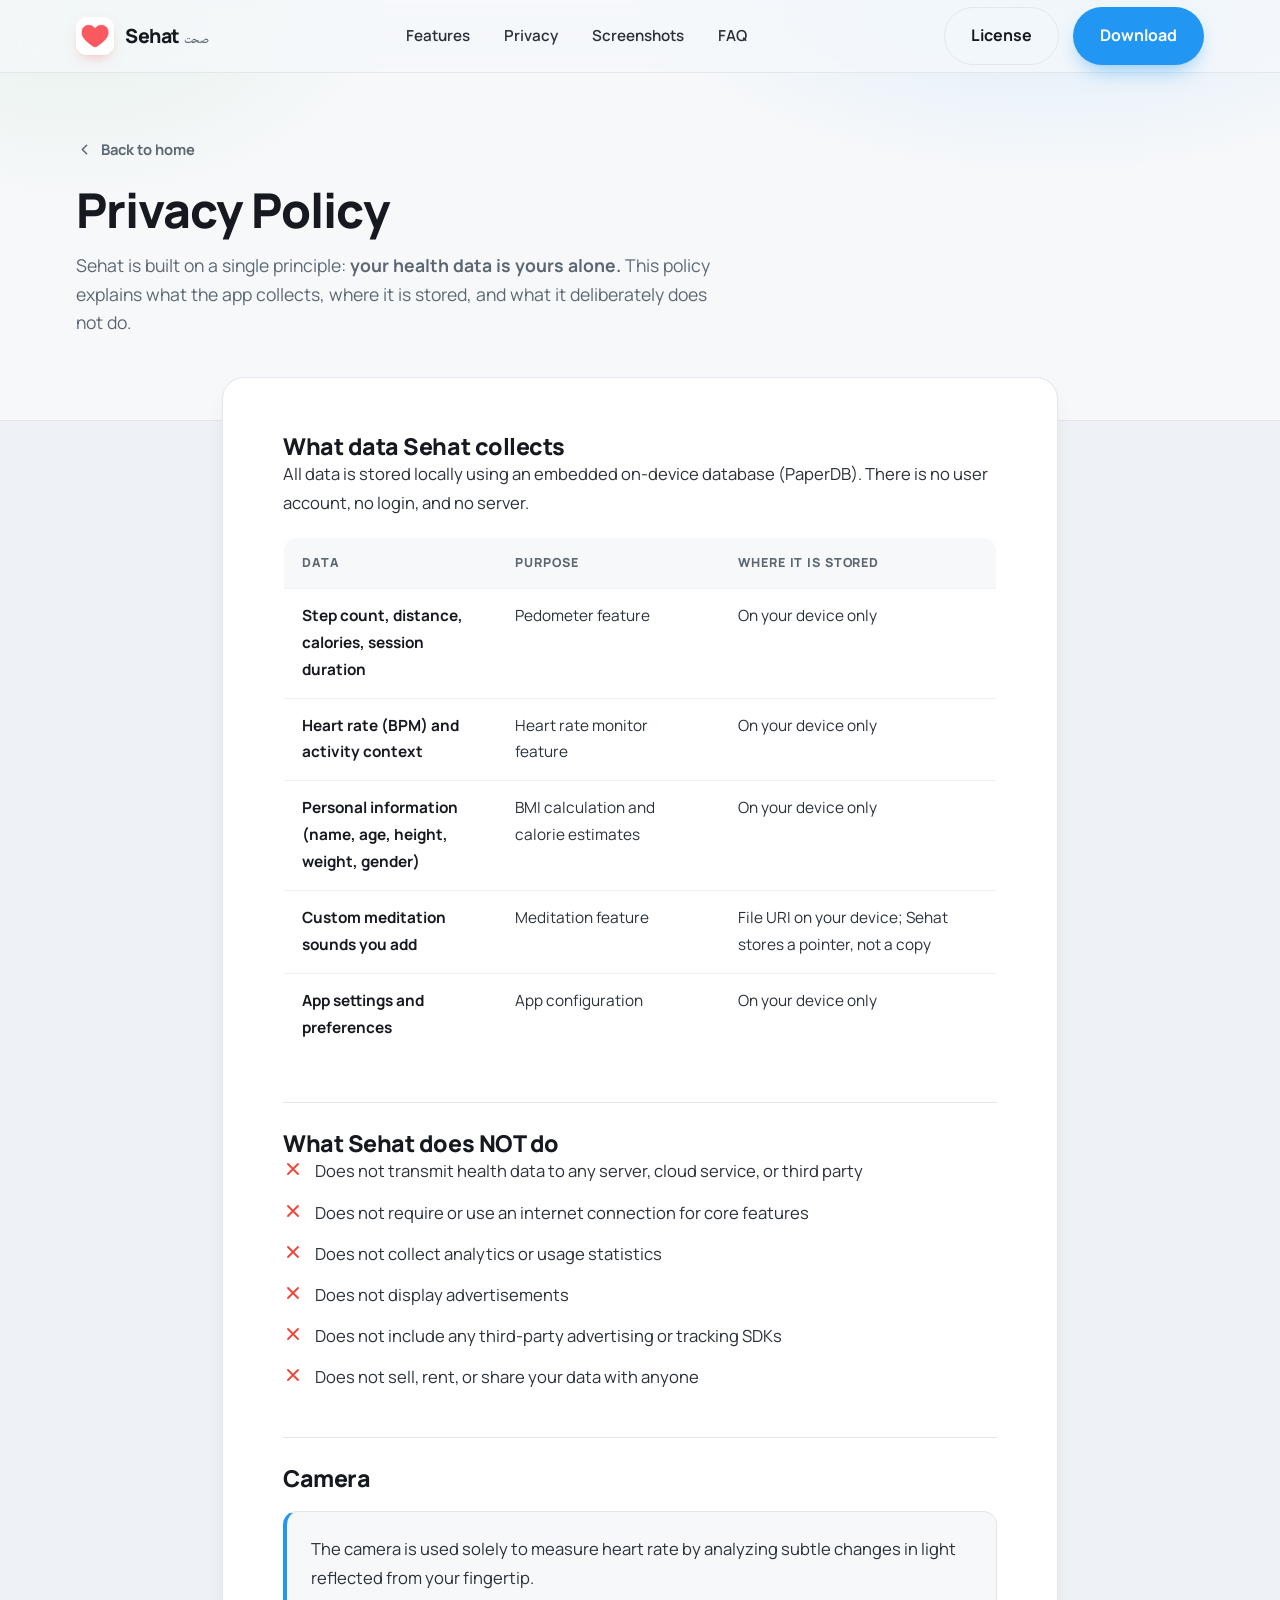
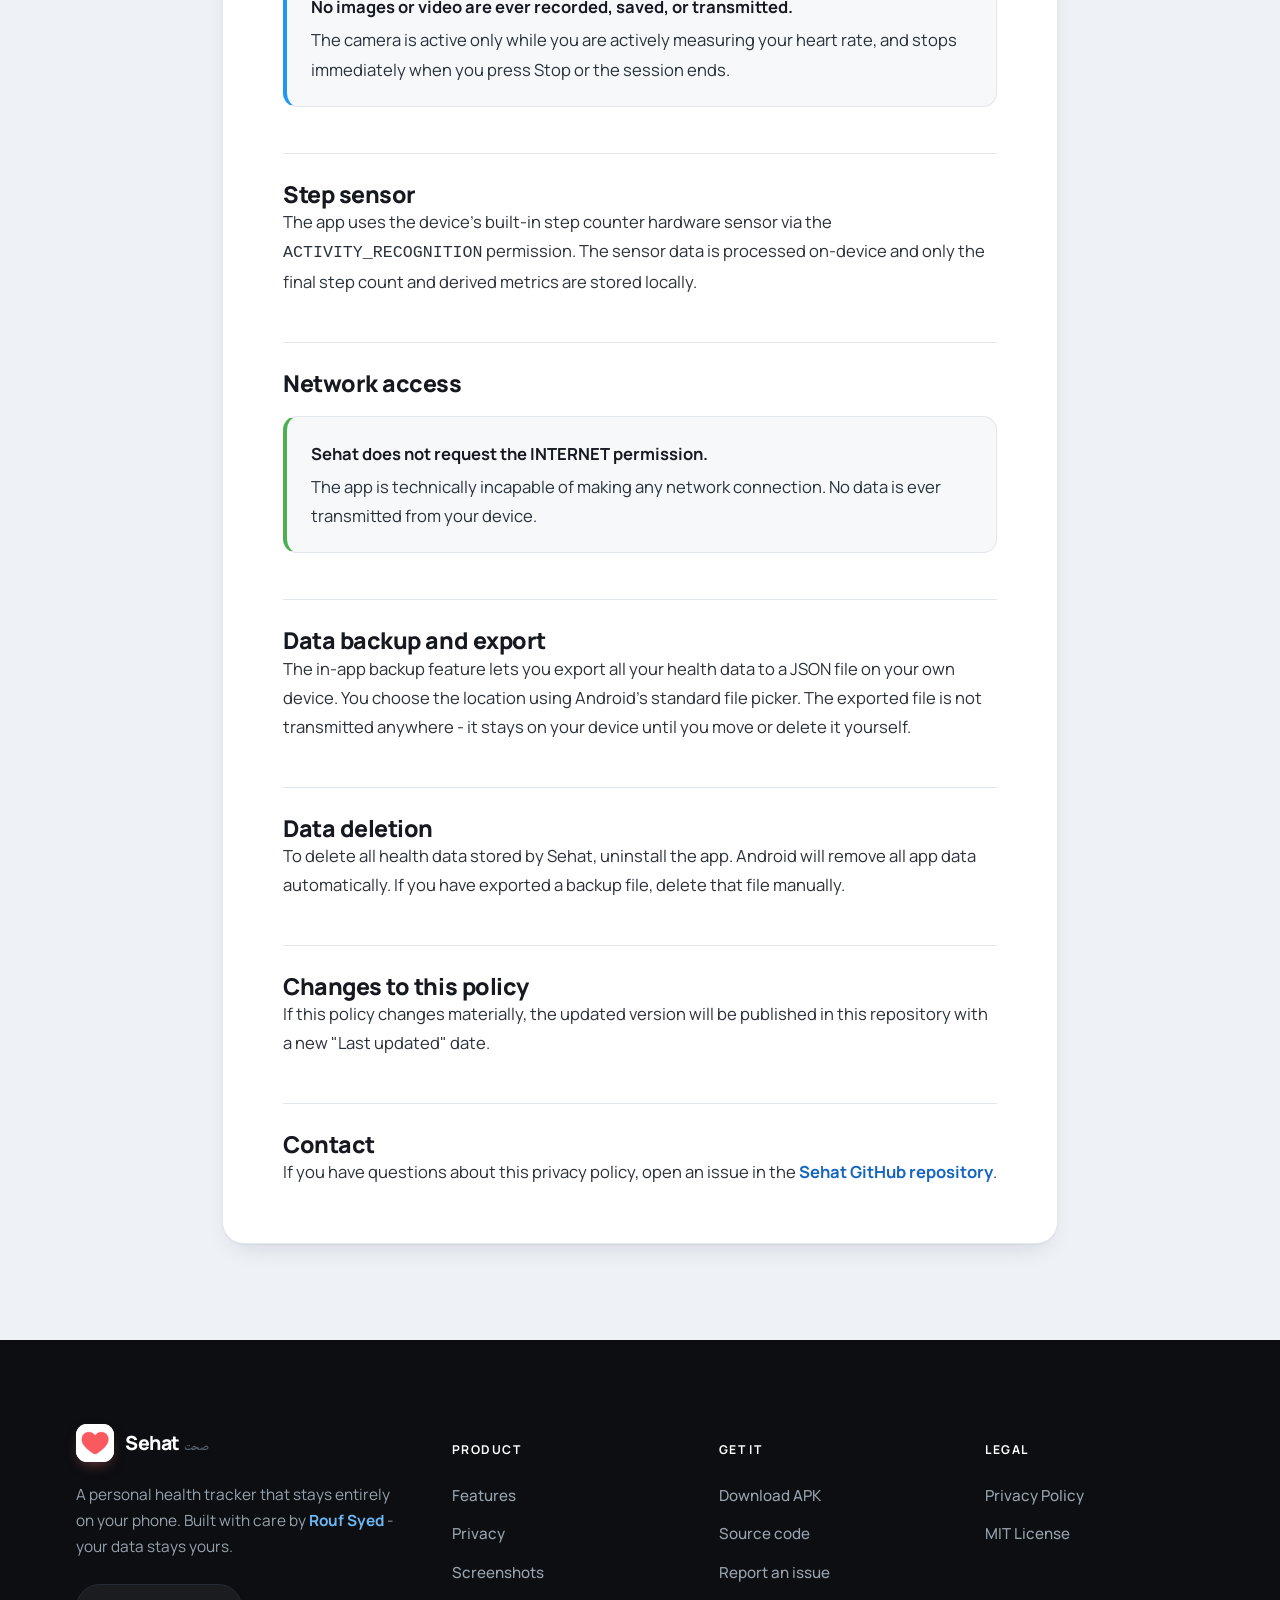
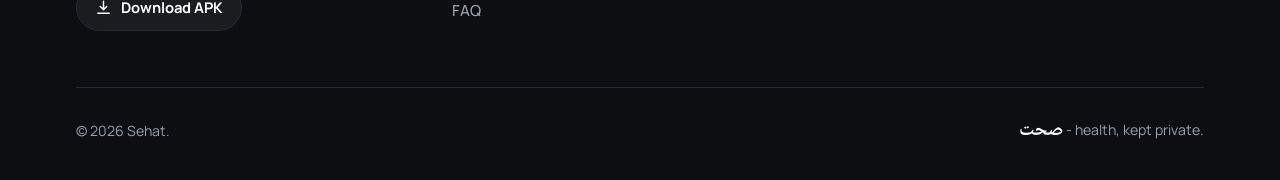
<file: docs/privacy.html>
<!DOCTYPE html>
<html lang="en">
<head>
<meta charset="UTF-8" />
<meta name="viewport" content="width=device-width, initial-scale=1.0" />
<title>Privacy Policy - Sehat</title>
<meta name="description" content="Sehat's privacy policy: your health data is yours alone. No servers, no tracking, no internet permission." />
<meta name="theme-color" content="#2196F3" />
<link rel="icon" type="image/png" href="assets/icon.png" />
<link rel="apple-touch-icon" href="assets/icon.png" />
<meta property="og:type" content="website" />
<meta property="og:site_name" content="Sehat" />
<meta property="og:title" content="Privacy Policy - Sehat" />
<meta property="og:description" content="Your health data is yours alone. No servers, no tracking, no internet permission." />
<meta property="og:image" content="https://roufsyed.github.io/sehat/assets/og-cover.png" />
<meta name="twitter:card" content="summary_large_image" />
<meta name="twitter:image" content="https://roufsyed.github.io/sehat/assets/og-cover.png" />
<link rel="preconnect" href="https://fonts.googleapis.com" />
<link rel="preconnect" href="https://fonts.gstatic.com" crossorigin />
<link rel="stylesheet" href="styles.css" />
</head>
<body>

<header class="nav scrolled" id="nav">
  <div class="wrap nav__inner">
    <a class="brand" href="index.html" aria-label="Sehat home">
      <span class="brand__mark">
        <img src="assets/icon.png" alt="Sehat logo" />
      </span>
      <span>Sehat <small class="urdu">صحت</small></span>
    </a>
    <nav class="nav__links" aria-label="Primary">
      <a href="index.html#features">Features</a>
      <a href="index.html#privacy">Privacy</a>
      <a href="index.html#screens">Screenshots</a>
      <a href="index.html#faq">FAQ</a>
    </nav>
    <div class="nav__cta">
      <a class="btn btn-ghost" href="license.html">License</a>
      <a class="btn btn-primary" href="https://github.com/roufsyed/sehat/releases" target="_blank" rel="noopener">Download</a>
    </div>
  </div>
</header>

<section class="doc-hero">
  <div class="wrap">
    <a class="doc-back" href="index.html">
      <svg viewBox="0 0 24 24" fill="none" stroke="currentColor" stroke-width="2.2"><path d="M15 18l-6-6 6-6" stroke-linecap="round" stroke-linejoin="round"/></svg>
      Back to home
    </a>
    <h1>Privacy Policy</h1>
    <p class="doc-sub">Sehat is built on a single principle: <strong>your health data is yours alone.</strong> This policy explains what the app collects, where it is stored, and what it deliberately does not do.</p>
  </div>
</section>

<main class="doc-wrap">
  <div class="doc-body">
    <h2>What data Sehat collects</h2>
    <p>All data is stored locally using an embedded on-device database (PaperDB). There is no user account, no login, and no server.</p>
    <table class="doc-table">
      <thead><tr><th>Data</th><th>Purpose</th><th>Where it is stored</th></tr></thead>
      <tbody>
        <tr><td>Step count, distance, calories, session duration</td><td>Pedometer feature</td><td>On your device only</td></tr>
        <tr><td>Heart rate (BPM) and activity context</td><td>Heart rate monitor feature</td><td>On your device only</td></tr>
        <tr><td>Personal information (name, age, height, weight, gender)</td><td>BMI calculation and calorie estimates</td><td>On your device only</td></tr>
        <tr><td>Custom meditation sounds you add</td><td>Meditation feature</td><td>File URI on your device; Sehat stores a pointer, not a copy</td></tr>
        <tr><td>App settings and preferences</td><td>App configuration</td><td>On your device only</td></tr>
      </tbody>
    </table>

    <h2>What Sehat does NOT do</h2>
    <ul class="neg">
      <li><svg viewBox="0 0 24 24" fill="none" stroke="currentColor" stroke-width="2.2"><path d="m6 6 12 12M18 6 6 18" stroke-linecap="round"/></svg> Does not transmit health data to any server, cloud service, or third party</li>
      <li><svg viewBox="0 0 24 24" fill="none" stroke="currentColor" stroke-width="2.2"><path d="m6 6 12 12M18 6 6 18" stroke-linecap="round"/></svg> Does not require or use an internet connection for core features</li>
      <li><svg viewBox="0 0 24 24" fill="none" stroke="currentColor" stroke-width="2.2"><path d="m6 6 12 12M18 6 6 18" stroke-linecap="round"/></svg> Does not collect analytics or usage statistics</li>
      <li><svg viewBox="0 0 24 24" fill="none" stroke="currentColor" stroke-width="2.2"><path d="m6 6 12 12M18 6 6 18" stroke-linecap="round"/></svg> Does not display advertisements</li>
      <li><svg viewBox="0 0 24 24" fill="none" stroke="currentColor" stroke-width="2.2"><path d="m6 6 12 12M18 6 6 18" stroke-linecap="round"/></svg> Does not include any third-party advertising or tracking SDKs</li>
      <li><svg viewBox="0 0 24 24" fill="none" stroke="currentColor" stroke-width="2.2"><path d="m6 6 12 12M18 6 6 18" stroke-linecap="round"/></svg> Does not sell, rent, or share your data with anyone</li>
    </ul>

    <h2>Camera</h2>
    <div class="doc-callout">
      <p>The camera is used solely to measure heart rate by analyzing subtle changes in light reflected from your fingertip. <strong>No images or video are ever recorded, saved, or transmitted.</strong> The camera is active only while you are actively measuring your heart rate, and stops immediately when you press Stop or the session ends.</p>
    </div>

    <h2>Step sensor</h2>
    <p>The app uses the device's built-in step counter hardware sensor via the <code>ACTIVITY_RECOGNITION</code> permission. The sensor data is processed on-device and only the final step count and derived metrics are stored locally.</p>

    <h2>Network access</h2>
    <div class="doc-callout green">
      <p><strong>Sehat does not request the INTERNET permission.</strong> The app is technically incapable of making any network connection. No data is ever transmitted from your device.</p>
    </div>

    <h2>Data backup and export</h2>
    <p>The in-app backup feature lets you export all your health data to a JSON file on your own device. You choose the location using Android's standard file picker. The exported file is not transmitted anywhere - it stays on your device until you move or delete it yourself.</p>

    <h2>Data deletion</h2>
    <p>To delete all health data stored by Sehat, uninstall the app. Android will remove all app data automatically. If you have exported a backup file, delete that file manually.</p>

    <h2>Changes to this policy</h2>
    <p>If this policy changes materially, the updated version will be published in this repository with a new "Last updated" date.</p>

    <h2>Contact</h2>
    <p>If you have questions about this privacy policy, open an issue in the <a href="https://github.com/roufsyed/sehat" target="_blank" rel="noopener">Sehat GitHub repository</a>.</p>
  </div>
</main>

<footer class="footer">
  <div class="wrap">
    <div class="footer__top">
      <div class="footer__brand">
        <a class="brand" href="index.html">
          <span class="brand__mark"><img src="assets/icon.png" alt="Sehat logo" /></span>
          <span>Sehat <small class="urdu">صحت</small></span>
        </a>
        <p class="footer__blurb">A personal health tracker that stays entirely on your phone. Built with care by <a href="https://roufsyed.github.io" target="_blank" rel="noopener" style="color:#6cb8f5;font-weight:700;">Rouf Syed</a> - your data stays yours.</p>
        <a class="footer__dl" href="https://github.com/roufsyed/sehat/releases" target="_blank" rel="noopener"><svg viewBox="0 0 24 24" fill="none" stroke="currentColor" stroke-width="2"><path d="M12 3v12m0 0 4.5-4.5M12 15l-4.5-4.5M4 20h16" stroke-linecap="round" stroke-linejoin="round"/></svg>Download APK</a>
      </div>
      <div class="footer__col">
        <h4>Product</h4>
        <a href="index.html#features">Features</a>
        <a href="index.html#privacy">Privacy</a>
        <a href="index.html#screens">Screenshots</a>
        <a href="index.html#faq">FAQ</a>
      </div>
      <div class="footer__col">
        <h4>Get it</h4>
        <a href="https://github.com/roufsyed/sehat/releases" target="_blank" rel="noopener">Download APK</a>
        <a href="https://github.com/roufsyed/sehat" target="_blank" rel="noopener">Source code</a>
        <a href="https://github.com/roufsyed/sehat/issues" target="_blank" rel="noopener">Report an issue</a>
      </div>
      <div class="footer__col">
        <h4>Legal</h4>
        <a href="privacy.html">Privacy Policy</a>
        <a href="license.html">MIT License</a>
      </div>
    </div>
    <div class="footer__bottom">
      <span>© 2026 Sehat.</span>
      <span><span class="urdu">صحت</span> - health, kept private.</span>
    </div>
  </div>
</footer>

</body>
</html>
</file>
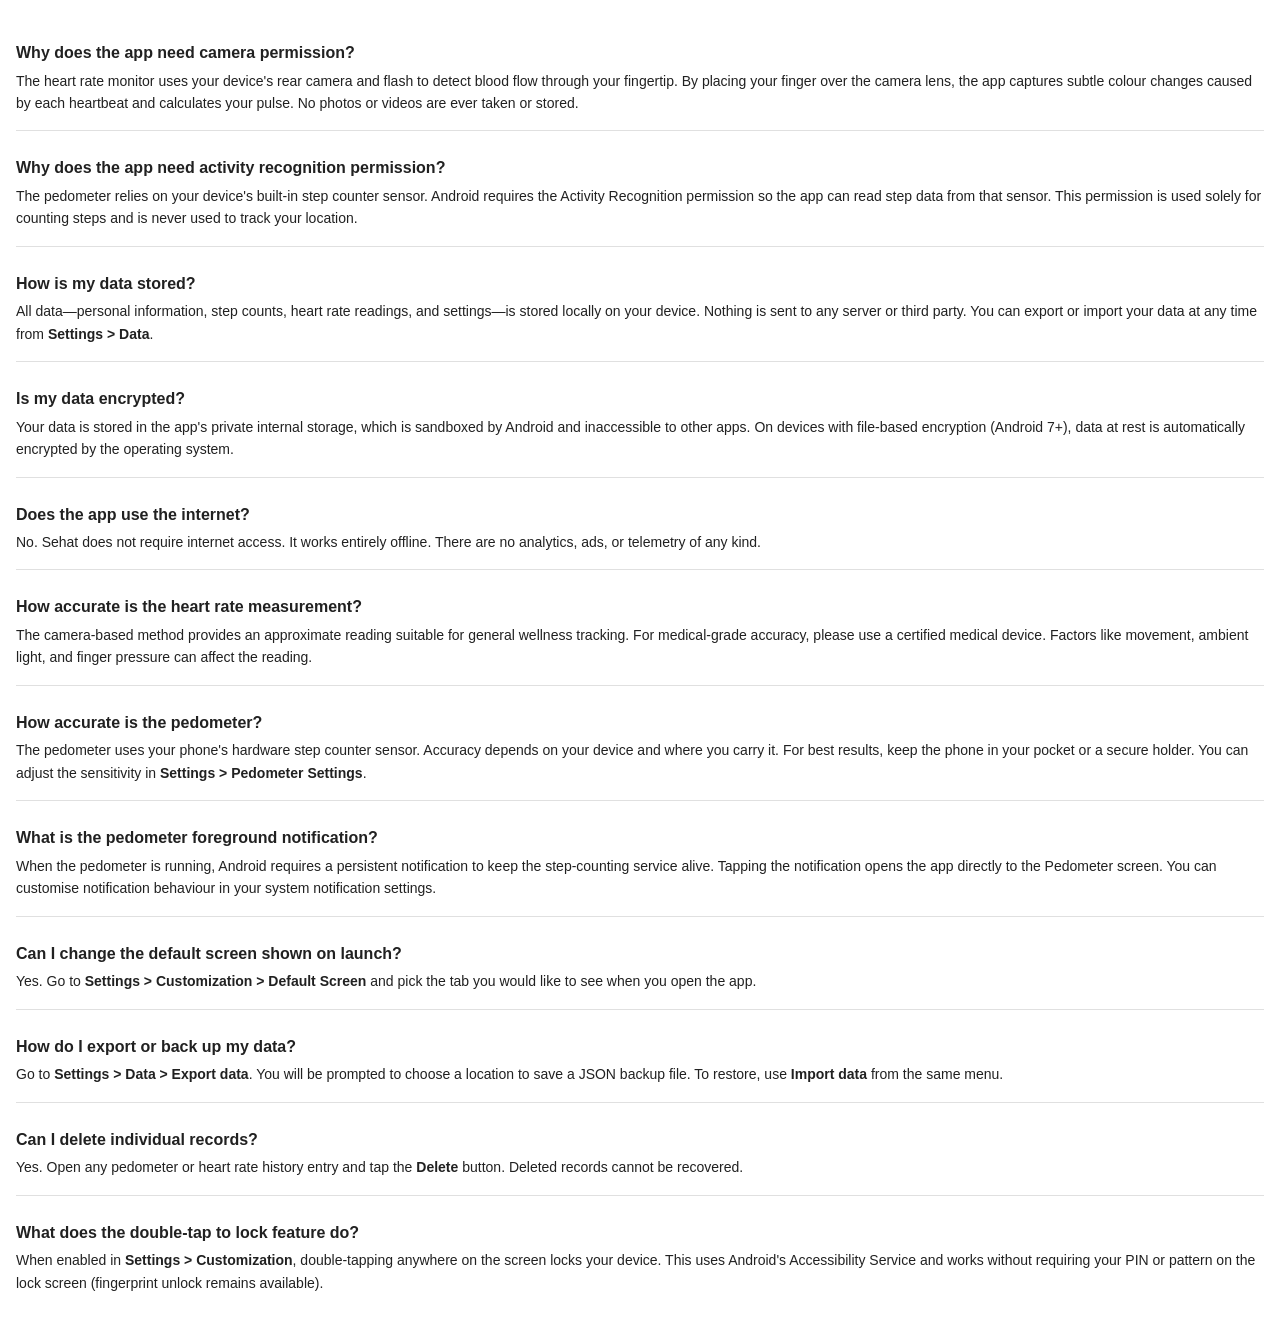
<file: app/src/main/assets/faq.html>
<!DOCTYPE html>
<html lang="en">
<head>
    <meta charset="UTF-8" />
    <meta name="viewport" content="width=device-width, initial-scale=1.0" />
    <title>FAQ</title>
    <style>
        body {
            font-family: -apple-system, BlinkMacSystemFont, "Segoe UI", Roboto, sans-serif;
            margin: 0;
            padding: 16px;
            line-height: 1.6;
            color: #212121;
            background: transparent;
        }
        @media (prefers-color-scheme: dark) {
            body { color: #e0e0e0; }
        }
        h2 {
            font-size: 16px;
            margin-top: 24px;
            margin-bottom: 4px;
        }
        p {
            font-size: 14px;
            margin-top: 0;
            margin-bottom: 16px;
        }
        hr {
            border: none;
            border-top: 1px solid #e0e0e0;
            margin: 16px 0;
        }
        @media (prefers-color-scheme: dark) {
            hr { border-top-color: #424242; }
        }
    </style>
</head>
<body>

<h2>Why does the app need camera permission?</h2>
<p>
    The heart rate monitor uses your device's rear camera and flash to detect
    blood flow through your fingertip. By placing your finger over the camera
    lens, the app captures subtle colour changes caused by each heartbeat and
    calculates your pulse. No photos or videos are ever taken or stored.
</p>

<hr/>

<h2>Why does the app need activity recognition permission?</h2>
<p>
    The pedometer relies on your device's built-in step counter sensor.
    Android requires the Activity Recognition permission so the app can
    read step data from that sensor. This permission is used solely for
    counting steps and is never used to track your location.
</p>

<hr/>

<h2>How is my data stored?</h2>
<p>
    All data&mdash;personal information, step counts, heart rate readings, and
    settings&mdash;is stored locally on your device. Nothing is sent to any
    server or third party. You can export or import your data at any time
    from <strong>Settings &gt; Data</strong>.
</p>

<hr/>

<h2>Is my data encrypted?</h2>
<p>
    Your data is stored in the app's private internal storage, which is
    sandboxed by Android and inaccessible to other apps. On devices with
    file-based encryption (Android 7+), data at rest is automatically
    encrypted by the operating system.
</p>

<hr/>

<h2>Does the app use the internet?</h2>
<p>
    No. Sehat does not require internet access. It works entirely offline.
    There are no analytics, ads, or telemetry of any kind.
</p>

<hr/>

<h2>How accurate is the heart rate measurement?</h2>
<p>
    The camera-based method provides an approximate reading suitable for
    general wellness tracking. For medical-grade accuracy, please use a
    certified medical device. Factors like movement, ambient light, and
    finger pressure can affect the reading.
</p>

<hr/>

<h2>How accurate is the pedometer?</h2>
<p>
    The pedometer uses your phone's hardware step counter sensor. Accuracy
    depends on your device and where you carry it. For best results, keep
    the phone in your pocket or a secure holder. You can adjust the
    sensitivity in <strong>Settings &gt; Pedometer Settings</strong>.
</p>

<hr/>

<h2>What is the pedometer foreground notification?</h2>
<p>
    When the pedometer is running, Android requires a persistent notification
    to keep the step-counting service alive. Tapping the notification opens
    the app directly to the Pedometer screen. You can customise notification
    behaviour in your system notification settings.
</p>

<hr/>

<h2>Can I change the default screen shown on launch?</h2>
<p>
    Yes. Go to <strong>Settings &gt; Customization &gt; Default Screen</strong>
    and pick the tab you would like to see when you open the app.
</p>

<hr/>

<h2>How do I export or back up my data?</h2>
<p>
    Go to <strong>Settings &gt; Data &gt; Export data</strong>. You will be
    prompted to choose a location to save a JSON backup file. To restore,
    use <strong>Import data</strong> from the same menu.
</p>

<hr/>

<h2>Can I delete individual records?</h2>
<p>
    Yes. Open any pedometer or heart rate history entry and tap the
    <strong>Delete</strong> button. Deleted records cannot be recovered.
</p>

<hr/>

<h2>What does the double-tap to lock feature do?</h2>
<p>
    When enabled in <strong>Settings &gt; Customization</strong>, double-tapping
    anywhere on the screen locks your device. This uses Android's
    Accessibility Service and works without requiring your PIN or pattern on
    the lock screen (fingerprint unlock remains available).
</p>

</body>
</html>
</file>
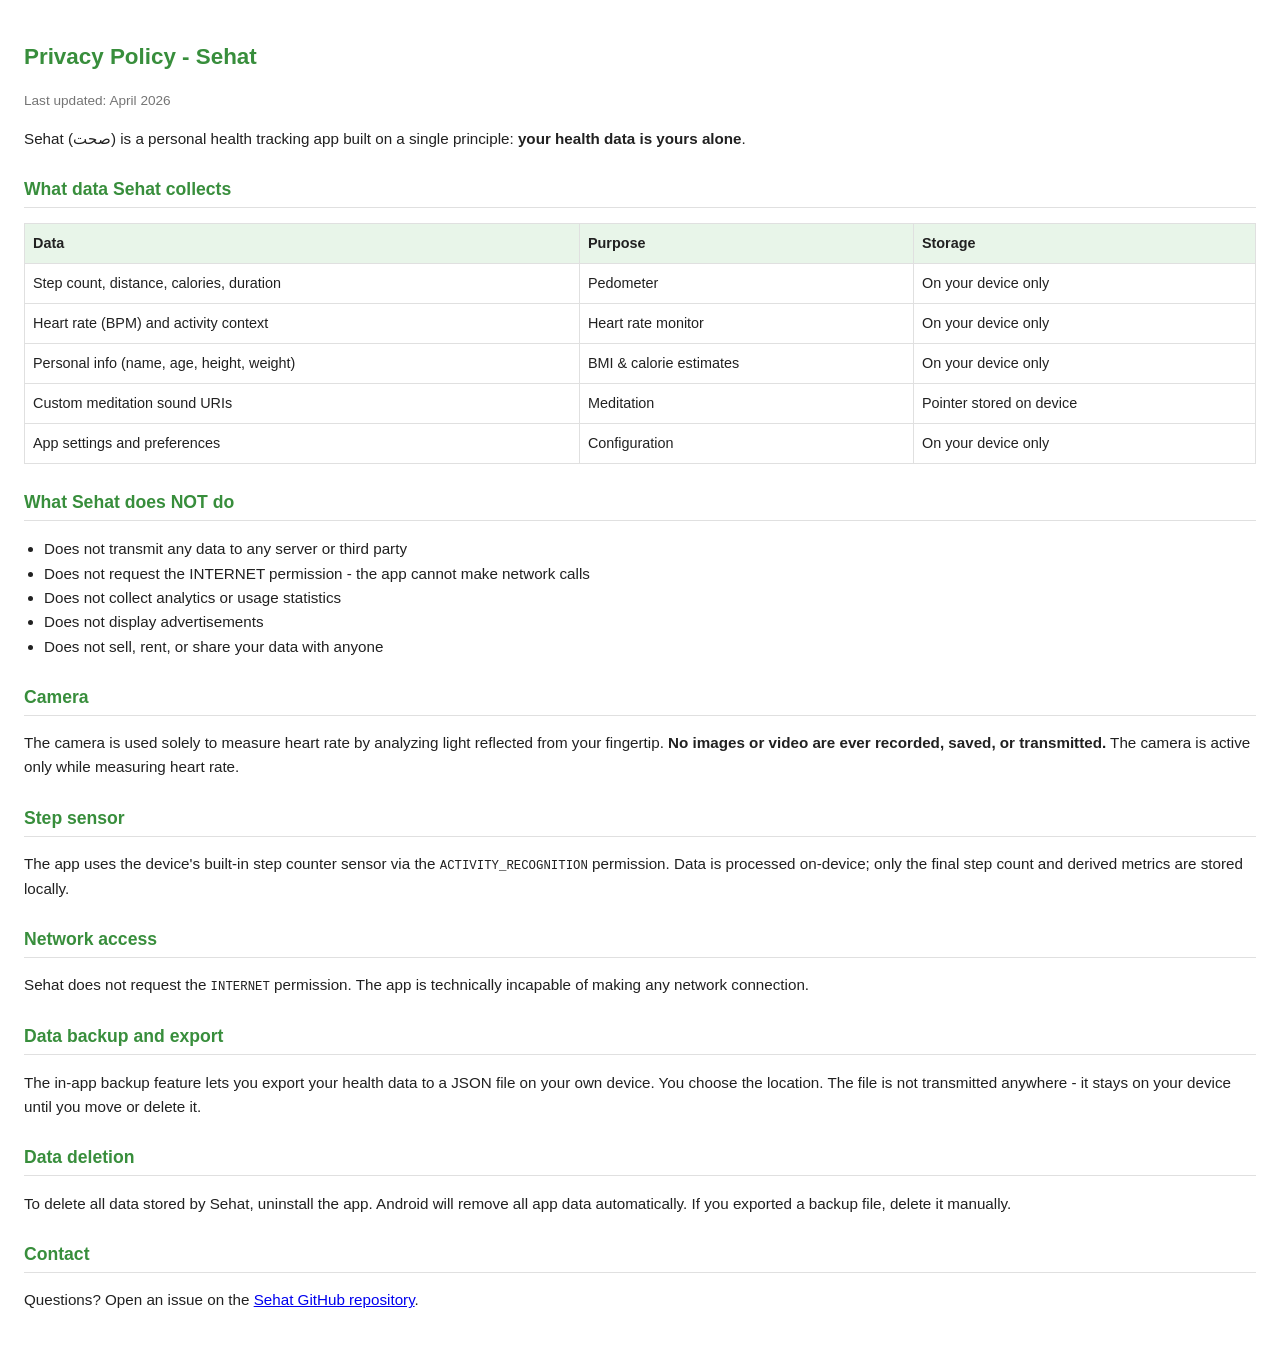
<file: app/src/main/assets/privacy_policy.html>
<!DOCTYPE html>
<html lang="en">
<head>
<meta charset="UTF-8">
<meta name="viewport" content="width=device-width, initial-scale=1.0">
<title>Privacy Policy</title>
<style>
  body { font-family: sans-serif; padding: 16px; line-height: 1.6; color: #212121; }
  h1 { font-size: 1.4em; color: #388E3C; }
  h2 { font-size: 1.1em; color: #388E3C; border-bottom: 1px solid #E0E0E0; padding-bottom: 4px; margin-top: 24px; }
  table { width: 100%; border-collapse: collapse; margin: 12px 0; }
  th, td { text-align: left; padding: 8px; border: 1px solid #E0E0E0; font-size: 0.9em; }
  th { background: #E8F5E9; }
  ul { padding-left: 20px; }
  p, li { font-size: 0.95em; }
  .updated { color: #757575; font-size: 0.85em; }
  @media (prefers-color-scheme: dark) {
    body { background: #121212; color: #E0E0E0; }
    h1, h2 { color: #81C784; }
    th { background: #1B5E20; }
    th, td { border-color: #424242; }
  }
</style>
</head>
<body>

<h1>Privacy Policy - Sehat</h1>
<p class="updated">Last updated: April 2026</p>

<p>Sehat (صحت) is a personal health tracking app built on a single principle: <strong>your health data is yours alone</strong>.</p>

<h2>What data Sehat collects</h2>
<table>
<tr><th>Data</th><th>Purpose</th><th>Storage</th></tr>
<tr><td>Step count, distance, calories, duration</td><td>Pedometer</td><td>On your device only</td></tr>
<tr><td>Heart rate (BPM) and activity context</td><td>Heart rate monitor</td><td>On your device only</td></tr>
<tr><td>Personal info (name, age, height, weight)</td><td>BMI &amp; calorie estimates</td><td>On your device only</td></tr>
<tr><td>Custom meditation sound URIs</td><td>Meditation</td><td>Pointer stored on device</td></tr>
<tr><td>App settings and preferences</td><td>Configuration</td><td>On your device only</td></tr>
</table>

<h2>What Sehat does NOT do</h2>
<ul>
<li>Does not transmit any data to any server or third party</li>
<li>Does not request the INTERNET permission - the app cannot make network calls</li>
<li>Does not collect analytics or usage statistics</li>
<li>Does not display advertisements</li>
<li>Does not sell, rent, or share your data with anyone</li>
</ul>

<h2>Camera</h2>
<p>The camera is used solely to measure heart rate by analyzing light reflected from your fingertip. <strong>No images or video are ever recorded, saved, or transmitted.</strong> The camera is active only while measuring heart rate.</p>

<h2>Step sensor</h2>
<p>The app uses the device's built-in step counter sensor via the <code>ACTIVITY_RECOGNITION</code> permission. Data is processed on-device; only the final step count and derived metrics are stored locally.</p>

<h2>Network access</h2>
<p>Sehat does not request the <code>INTERNET</code> permission. The app is technically incapable of making any network connection.</p>

<h2>Data backup and export</h2>
<p>The in-app backup feature lets you export your health data to a JSON file on your own device. You choose the location. The file is not transmitted anywhere - it stays on your device until you move or delete it.</p>

<h2>Data deletion</h2>
<p>To delete all data stored by Sehat, uninstall the app. Android will remove all app data automatically. If you exported a backup file, delete it manually.</p>

<h2>Contact</h2>
<p>Questions? Open an issue on the <a href="https://github.com/roufsyed/sehat">Sehat GitHub repository</a>.</p>

</body>
</html>
</file>
<file: docs/styles.css>
/* ============================================================
   Sehat - landing page styles
   Visual DNA pulled from the app: Material cards, blue #2196F3
   accent, orange #FF9800 energy, red heart-rate, green BMI.
   ============================================================ */

@import url('https://fonts.googleapis.com/css2?family=Manrope:wght@400;500;600;700;800&family=Noto+Naskh+Arabic:wght@500;700&display=swap');

:root {
  /* Brand */
  --blue:        #2196F3;
  --blue-700:    #1565C0;
  --blue-soft:   #6488EA;
  --orange:      #FF9800;
  --orange-deep: #F57C00;
  --red:         #F44336;
  --green:       #4CAF50;
  --green-700:   #388E3C;

  /* Light surfaces */
  --bg:        #EEF1F5;
  --bg-2:      #F6F8FA;
  --surface:   #FFFFFF;
  --ink:       #161A20;
  --ink-2:     #2A313A;
  --muted:     #5C6773;
  --faint:     #8A949F;
  --line:      #E2E7EC;
  --line-2:    #EDF1F4;

  /* Dark surfaces (privacy section) */
  --d-bg:      #0C0E12;
  --d-surface: #14171D;
  --d-surface-2:#1B1F27;
  --d-ink:     #F4F6F8;
  --d-muted:   #98A2AD;
  --d-line:    #262B33;

  --maxw: 1180px;
  --radius: 22px;
  --radius-sm: 14px;
  --shadow-card: 0 1px 2px rgba(16,30,54,.04), 0 12px 28px -14px rgba(16,40,80,.18);
  --shadow-lift: 0 2px 4px rgba(16,30,54,.05), 0 30px 60px -24px rgba(16,40,80,.32);
  --ease: cubic-bezier(.22,.61,.36,1);
}

* { box-sizing: border-box; }
html { scroll-behavior: smooth; -webkit-text-size-adjust: 100%; }
body {
  margin: 0;
  font-family: 'Manrope', system-ui, -apple-system, sans-serif;
  background: var(--bg);
  color: var(--ink);
  line-height: 1.6;
  -webkit-font-smoothing: antialiased;
  text-rendering: optimizeLegibility;
  overflow-x: hidden;
}
img { max-width: 100%; display: block; }
a { color: inherit; text-decoration: none; }
h1, h2, h3 { line-height: 1.08; letter-spacing: -0.02em; margin: 0; font-weight: 800; }
p { margin: 0; }
.urdu { font-family: 'Noto Naskh Arabic', serif; font-weight: 700; }

.wrap { width: 100%; max-width: var(--maxw); margin: 0 auto; padding: 0 26px; }

/* ---------- Buttons ---------- */
.btn {
  display: inline-flex; align-items: center; gap: 10px;
  font: inherit; font-weight: 700; font-size: 1rem;
  padding: 15px 26px; border-radius: 999px; border: 1.5px solid transparent;
  cursor: pointer; transition: transform .2s var(--ease), box-shadow .25s var(--ease), background .2s, color .2s, border-color .2s;
  white-space: nowrap;
}
.btn svg { width: 20px; height: 20px; flex: none; }
.btn-primary {
  background: var(--blue); color: #fff;
  box-shadow: 0 10px 22px -8px rgba(33,150,243,.6);
}
.btn-primary:hover { background: var(--blue-700); transform: translateY(-2px); box-shadow: 0 16px 30px -10px rgba(33,150,243,.6); }
.btn-ghost { background: transparent; color: var(--ink); border-color: var(--line); }
.btn-ghost:hover { border-color: var(--ink); transform: translateY(-2px); }
.btn-dark { background: rgba(255,255,255,.08); color: #fff; border-color: rgba(255,255,255,.18); }
.btn-dark:hover { background: rgba(255,255,255,.16); transform: translateY(-2px); }
.btn-lg { padding: 17px 32px; font-size: 1.06rem; }

/* ---------- Nav ---------- */
.nav {
  position: fixed; inset: 0 0 auto 0; z-index: 60;
  transition: background .3s, box-shadow .3s, border-color .3s;
  border-bottom: 1px solid transparent;
}
.nav.scrolled {
  background: rgba(246,248,250,.82);
  backdrop-filter: saturate(180%) blur(16px);
  -webkit-backdrop-filter: saturate(180%) blur(16px);
  border-bottom-color: var(--line);
}
.nav__inner { display: flex; align-items: center; justify-content: space-between; height: 72px; }
.brand { display: flex; align-items: center; gap: 11px; font-weight: 800; font-size: 1.22rem; letter-spacing: -.02em; }
.brand__mark {
  width: 38px; height: 38px; border-radius: 11px; flex: none;
  display: grid; place-items: center; overflow: hidden;
  background: #fff;
  box-shadow: 0 6px 14px -5px rgba(244,113,116,.5), inset 0 0 0 1px rgba(0,0,0,.05);
}
.brand__mark img { width: 100%; height: 100%; object-fit: cover; transform: scale(1.12); }
.brand small { font-size: .72rem; color: var(--muted); font-weight: 600; }
.nav__links { display: flex; align-items: center; gap: 34px; }
.nav__links a { font-weight: 600; font-size: .95rem; color: var(--ink-2); transition: color .2s; }
.nav__links a:hover { color: var(--blue); }
.nav__cta { display: flex; align-items: center; gap: 14px; }
.nav__toggle { display: none; }

/* ---------- Hero ---------- */
.hero { position: relative; padding: 150px 0 90px; overflow: hidden; }
.hero::before {
  content: ''; position: absolute; inset: 0; z-index: 0;
  background:
    radial-gradient(900px 500px at 78% 8%, rgba(33,150,243,.13), transparent 60%),
    radial-gradient(700px 500px at 10% 30%, rgba(76,175,80,.10), transparent 55%),
    radial-gradient(600px 600px at 60% 100%, rgba(255,152,0,.07), transparent 60%);
}
.hero__grid {
  position: relative; z-index: 1;
  display: grid; grid-template-columns: 1.05fr .95fr; gap: 40px; align-items: center;
}
.eyebrow {
  display: inline-flex; align-items: center; gap: 10px;
  background: var(--surface); border: 1px solid var(--line);
  padding: 7px 15px 7px 9px; border-radius: 999px; font-size: .86rem; font-weight: 600; color: var(--muted);
  box-shadow: var(--shadow-card);
}
.eyebrow .urdu { font-size: 1.15rem; color: var(--ink); }
.eyebrow .dot { width: 6px; height: 6px; border-radius: 50%; background: var(--green); }
.hero h1 { font-size: clamp(2.5rem, 5.4vw, 4rem); margin: 24px 0 0; max-width: 14ch; }
.hero h1 .accent { color: var(--blue); }
.hero__sub { font-size: clamp(1.06rem, 1.5vw, 1.22rem); color: var(--muted); max-width: 46ch; margin-top: 22px; }
.hero__cta { display: flex; flex-wrap: wrap; gap: 14px; margin-top: 34px; }
.hero__trust { display: flex; flex-wrap: wrap; gap: 8px 22px; margin-top: 30px; color: var(--ink-2); font-weight: 600; font-size: .9rem; }
.hero__trust span { display: inline-flex; align-items: center; gap: 8px; }
.hero__trust svg { width: 17px; height: 17px; color: var(--green-700); }

/* Hero phone cluster */
.hero__stage { position: relative; display: grid; place-items: center; min-height: 600px; }
.hero__phone { position: relative; z-index: 2; }
.float-card {
  position: absolute; z-index: 3;
  background: rgba(255,255,255,.72);
  backdrop-filter: blur(14px) saturate(160%);
  -webkit-backdrop-filter: blur(14px) saturate(160%);
  border: 1px solid rgba(255,255,255,.7);
  border-radius: 18px; padding: 15px 18px;
  box-shadow: 0 20px 40px -18px rgba(16,40,80,.35);
}
.float-card .fc-label { font-size: .74rem; font-weight: 700; color: var(--muted); letter-spacing: .02em; text-transform: uppercase; }
.float-steps { top: 12%; left: -4%; }
.float-steps .fc-row { display: flex; align-items: baseline; gap: 7px; margin-top: 3px; }
.float-steps .fc-num { font-size: 1.85rem; font-weight: 800; letter-spacing: -.03em; font-variant-numeric: tabular-nums; }
.float-steps .fc-goal { color: var(--faint); font-weight: 600; font-size: .9rem; }
.float-hr { bottom: 13%; right: -6%; display: flex; align-items: center; gap: 13px; }
.float-hr .hr-heart { width: 34px; height: 34px; color: var(--red); animation: beat 1.05s var(--ease) infinite; }
@keyframes beat { 0%,100%{transform:scale(1)} 15%{transform:scale(1.22)} 30%{transform:scale(1)} 45%{transform:scale(1.14)} }
.float-hr .hr-num { font-size: 1.5rem; font-weight: 800; letter-spacing: -.02em; }
.float-hr .hr-num small { font-size: .8rem; color: var(--muted); font-weight: 700; }
.float-lock {
  top: 60%; left: -9%; display: flex; align-items: center; gap: 11px;
  background: var(--ink); color: #fff; border-color: rgba(255,255,255,.12);
}
.float-lock svg { width: 22px; height: 22px; color: var(--green); }
.float-lock b { font-weight: 700; font-size: .92rem; }
.float-lock span { display: block; font-size: .74rem; color: #aeb6c0; font-weight: 600; }

/* ---------- Phone frame ---------- */
.phone {
  width: var(--w, 290px);
  aspect-ratio: 719 / 1600;
  background: #0a0b0e;
  border-radius: 38px;
  padding: 9px;
  box-shadow:
    0 0 0 2px #2a2c31,
    0 2px 4px rgba(0,0,0,.4),
    var(--shadow-lift);
  position: relative;
}
.phone::after { /* side button */
  content: ''; position: absolute; right: -2px; top: 26%; width: 3px; height: 58px;
  background: #2a2c31; border-radius: 0 3px 3px 0;
}
.phone__screen {
  width: 100%; height: 100%; border-radius: 30px; overflow: hidden;
  background: #000; position: relative;
}
.phone__screen img { width: 100%; height: 100%; object-fit: cover; object-position: top center; }
.phone__punch {
  position: absolute; top: 13px; left: 50%; transform: translateX(-50%);
  width: 9px; height: 9px; border-radius: 50%; background: #0a0b0e; z-index: 4;
}

/* ---------- Section scaffolding ---------- */
section { position: relative; }
.section { padding: 96px 0; }
.section-head { max-width: 640px; margin: 0 auto 58px; text-align: center; }
.kicker {
  display: inline-block; font-size: .82rem; font-weight: 800; letter-spacing: .12em;
  text-transform: uppercase; color: var(--blue); margin-bottom: 16px;
}
.section-head h2 { font-size: clamp(1.9rem, 3.6vw, 2.8rem); }
.section-head p { color: var(--muted); font-size: 1.1rem; margin-top: 18px; }

/* ---------- Privacy pillars ---------- */
.pillars { background: var(--bg-2); border-top: 1px solid var(--line); border-bottom: 1px solid var(--line); }
.pillars__grid { display: grid; grid-template-columns: repeat(4, 1fr); gap: 20px; }
.pillar {
  background: var(--surface); border: 1px solid var(--line); border-radius: var(--radius);
  padding: 28px 24px; box-shadow: var(--shadow-card);
}
.pillar__icon {
  width: 50px; height: 50px; border-radius: 14px; display: grid; place-items: center; margin-bottom: 18px;
}
.pillar__icon svg { width: 26px; height: 26px; }
.pi-blue   { background: rgba(33,150,243,.12); color: var(--blue-700); }
.pi-green  { background: rgba(76,175,80,.14);  color: var(--green-700); }
.pi-orange { background: rgba(255,152,0,.14);  color: var(--orange-deep); }
.pi-red    { background: rgba(244,67,54,.12);  color: var(--red); }
.pillar h3 { font-size: 1.12rem; }
.pillar p { color: var(--muted); margin-top: 9px; font-size: .96rem; }

/* ---------- Feature rows ---------- */
.feature {
  display: grid; grid-template-columns: 1fr 1fr; gap: 64px; align-items: center;
  padding: 64px 0;
}
.feature + .feature { border-top: 1px solid var(--line); }
.feature__media { display: flex; justify-content: center; position: relative; }
.feature.flip .feature__media { order: 2; }
.feature__tag {
  display: inline-flex; align-items: center; gap: 9px; font-weight: 700; font-size: .9rem;
  padding: 7px 14px; border-radius: 999px; margin-bottom: 18px;
}
.feature__tag svg { width: 18px; height: 18px; }
.feature h3 { font-size: clamp(1.6rem, 3vw, 2.2rem); }
.feature__lead { color: var(--muted); font-size: 1.08rem; margin-top: 16px; }
.feature__list { list-style: none; padding: 0; margin: 26px 0 0; display: grid; gap: 13px; }
.feature__list li { display: flex; gap: 12px; align-items: flex-start; font-weight: 500; color: var(--ink-2); }
.feature__list svg { width: 21px; height: 21px; color: var(--blue); flex: none; margin-top: 2px; }
.feature.f-red .feature__list svg { color: var(--red); }
.feature.f-green .feature__list svg { color: var(--green-700); }

/* feature media glow */
.feature__media::before {
  content: ''; position: absolute; width: 70%; height: 70%; border-radius: 50%;
  filter: blur(70px); opacity: .5; z-index: 0;
}
.feature.f-blue .feature__media::before  { background: rgba(33,150,243,.4); }
.feature.f-red .feature__media::before   { background: rgba(244,67,54,.3); }
.feature.f-green .feature__media::before  { background: rgba(76,175,80,.35); }
.feature__media .phone { position: relative; z-index: 1; }

/* ---------- Dark privacy section ---------- */
.privacy { background: var(--d-bg); color: var(--d-ink); padding: 110px 0; }
.privacy .kicker { color: #5aa9f0; }
.privacy__head { max-width: 760px; margin: 0 auto 60px; text-align: center; }
.privacy__head h2 { font-size: clamp(2rem, 4vw, 3rem); }
.privacy__head h2 .em { color: #6cb8f5; }
.privacy__head p { color: var(--d-muted); font-size: 1.12rem; margin-top: 20px; }

.manifest {
  max-width: 720px; margin: 0 auto 60px;
  background: var(--d-surface); border: 1px solid var(--d-line); border-radius: 18px;
  overflow: hidden; box-shadow: 0 40px 80px -30px rgba(0,0,0,.7);
  font-family: 'SF Mono', ui-monospace, 'Cascadia Code', Menlo, Consolas, monospace;
}
.manifest__bar { display: flex; align-items: center; gap: 8px; padding: 13px 16px; border-bottom: 1px solid var(--d-line); }
.manifest__bar i { width: 11px; height: 11px; border-radius: 50%; display: inline-block; }
.manifest__bar .f1 { background: #ff5f57; } .manifest__bar .f2 { background: #febc2e; } .manifest__bar .f3 { background: #28c840; }
.manifest__bar span { margin-left: 10px; font-size: .8rem; color: var(--d-muted); }
.manifest__body { padding: 22px 24px; font-size: .92rem; line-height: 1.9; overflow-x: auto; }
.manifest__body .ln { white-space: pre; }
.mf-tag { color: #6cb8f5; } .mf-attr { color: #c8a8f5; } .mf-str { color: #7fd99a; } .mf-com { color: #5b6470; }
.mf-strike { color: #ff7d72; text-decoration: line-through; opacity: .8; }
.manifest__note {
  border-top: 1px solid var(--d-line); padding: 16px 24px; font-family: 'Manrope', sans-serif;
  display: flex; align-items: center; gap: 12px; color: var(--green); font-weight: 600; font-size: .95rem;
}
.manifest__note svg { width: 20px; height: 20px; flex: none; }

.flow {
  max-width: 880px; margin: 0 auto; display: grid; grid-template-columns: 1fr auto 1fr; gap: 28px; align-items: center;
}
.flow__node { text-align: center; }
.flow__chip {
  background: var(--d-surface); border: 1px solid var(--d-line); border-radius: 16px; padding: 26px 22px;
}
.flow__chip svg { width: 34px; height: 34px; color: #6cb8f5; }
.flow__chip h4 { margin: 14px 0 6px; font-size: 1.05rem; }
.flow__chip p { color: var(--d-muted); font-size: .9rem; }
.flow__x {
  display: grid; place-items: center; gap: 8px; color: #ff7d72; font-weight: 800; letter-spacing: .06em; font-size: .82rem;
}
.flow__x .bar { width: 90px; height: 2px; background: repeating-linear-gradient(90deg,#3a3033 0 7px,transparent 7px 14px); position: relative; }
.flow__x .bar svg { position: absolute; left: 50%; top: 50%; transform: translate(-50%,-50%); width: 30px; height: 30px; background: var(--d-bg); border-radius: 50%; padding: 4px; }

/* ---------- Permissions ---------- */
.perms { background: var(--bg-2); }
.perm-table { max-width: 860px; margin: 0 auto; border: 1px solid var(--line); border-radius: var(--radius); overflow: hidden; background: var(--surface); box-shadow: var(--shadow-card); }
.perm-row { display: grid; grid-template-columns: 56px 1.1fr 1.6fr; gap: 18px; align-items: center; padding: 20px 24px; }
.perm-row + .perm-row { border-top: 1px solid var(--line-2); }
.perm-row.head { background: var(--bg); font-weight: 800; font-size: .8rem; text-transform: uppercase; letter-spacing: .08em; color: var(--muted); padding: 14px 24px; }
.perm-row.head > span:first-child { visibility: hidden; }
.perm-ic { width: 42px; height: 42px; border-radius: 12px; display: grid; place-items: center; background: var(--bg); }
.perm-ic svg { width: 22px; height: 22px; color: var(--blue-700); }
.perm-name { font-weight: 700; font-family: ui-monospace, Menlo, monospace; font-size: .92rem; color: var(--ink); overflow-wrap: anywhere; }
.perm-why { color: var(--muted); }
.perm-foot { text-align: center; margin-top: 26px; color: var(--muted); font-size: .96rem; }
.perm-foot b { color: var(--ink); }

/* ---------- Gallery ---------- */
.gallery__scroller {
  display: flex; gap: 26px; overflow-x: auto; padding: 12px 26px 36px; scroll-snap-type: x mandatory;
  -webkit-overflow-scrolling: touch;
}
.gallery__scroller::-webkit-scrollbar { height: 8px; }
.gallery__scroller::-webkit-scrollbar-thumb { background: var(--line); border-radius: 99px; }
.gallery__item { flex: none; scroll-snap-align: center; text-align: center; }
.gallery__item .phone { --w: 232px; }
.gallery__item span { display: block; margin-top: 16px; font-weight: 700; color: var(--ink-2); font-size: .92rem; }

/* ---------- FAQ ---------- */
.faq { max-width: 800px; margin: 0 auto; }
.faq__group {
  font-size: .8rem; font-weight: 800; letter-spacing: .12em; text-transform: uppercase;
  color: var(--blue); margin: 38px 0 16px; padding-left: 4px;
}
.faq__group:first-child { margin-top: 0; }
.faq__item { border: 1px solid var(--line); border-radius: var(--radius-sm); background: var(--surface); margin-bottom: 14px; overflow: hidden; transition: box-shadow .25s, border-color .25s; }
.faq__item[open] { box-shadow: var(--shadow-card); border-color: var(--blue); }
.faq__q {
  list-style: none; cursor: pointer; padding: 22px 24px; font-weight: 700; font-size: 1.08rem;
  display: flex; align-items: center; justify-content: space-between; gap: 16px;
}
.faq__q::-webkit-details-marker { display: none; }
.faq__q .ico { width: 26px; height: 26px; flex: none; position: relative; transition: transform .3s var(--ease); }
.faq__q .ico::before, .faq__q .ico::after { content: ''; position: absolute; background: var(--blue); border-radius: 2px; top: 50%; left: 50%; transform: translate(-50%,-50%); }
.faq__q .ico::before { width: 14px; height: 2.5px; }
.faq__q .ico::after { width: 2.5px; height: 14px; transition: transform .3s var(--ease); }
.faq__item[open] .faq__q .ico::after { transform: translate(-50%,-50%) rotate(90deg); opacity: 0; }
.faq__a { padding: 0 24px 24px; color: var(--muted); font-size: 1.02rem; }
.faq__a a { color: var(--blue-700); font-weight: 700; }

/* ---------- Download CTA band ---------- */
.cta-band { padding: 100px 0; }
.cta-card {
  position: relative; overflow: hidden;
  background: linear-gradient(140deg, #1565C0, #2196F3 55%, #1E88E5);
  border-radius: 32px; padding: 70px 60px; text-align: center; color: #fff;
  box-shadow: 0 40px 80px -34px rgba(33,150,243,.7);
}
.cta-card::before { content: ''; position: absolute; inset: 0; background: radial-gradient(600px 300px at 80% -20%, rgba(255,255,255,.22), transparent 60%); }
.cta-card > * { position: relative; z-index: 1; }
.cta-card h2 { font-size: clamp(2rem, 4vw, 2.9rem); }
.cta-card p { color: rgba(255,255,255,.9); font-size: 1.15rem; margin: 18px auto 34px; max-width: 50ch; }
.cta-card .btn-primary { background: #fff; color: var(--blue-700); box-shadow: 0 16px 30px -10px rgba(0,0,0,.3); }
.cta-card .btn-primary:hover { background: #f0f6ff; }
.cta-card .cta-meta { margin-top: 22px; font-size: .9rem; color: rgba(255,255,255,.82); font-weight: 600; }

/* ---------- Footer ---------- */
.footer { background: var(--d-bg); color: var(--d-muted); padding: 84px 0 34px; }
.footer__top {
  display: grid; grid-template-columns: 1.5fr repeat(3, minmax(0, 1fr));
  gap: 48px; padding-bottom: 56px; border-bottom: 1px solid var(--d-line);
}
.footer__brand { max-width: 340px; }
.footer .brand { color: #fff; }
.footer__blurb { margin-top: 20px; font-size: .96rem; line-height: 1.7; }
.footer__blurb a { color: #6cb8f5; font-weight: 700; }
.footer__dl {
  display: inline-flex; align-items: center; gap: 9px; margin-top: 24px;
  background: rgba(255,255,255,.06); border: 1px solid var(--d-line); color: #fff;
  padding: 11px 18px; border-radius: 999px; font-weight: 700; font-size: .92rem;
  transition: background .2s, border-color .2s, transform .2s var(--ease);
}
.footer__dl svg { width: 17px; height: 17px; }
.footer__dl:hover { background: rgba(108,184,245,.16); border-color: #6cb8f5; transform: translateY(-2px); }
.footer__col h4 { color: #fff; font-size: .76rem; text-transform: uppercase; letter-spacing: .12em; margin-bottom: 18px; }
.footer__col a { display: block; padding: 7px 0; font-weight: 500; font-size: .95rem; transition: color .2s; }
.footer__col a:hover { color: #6cb8f5; }
.footer__bottom { display: flex; justify-content: space-between; align-items: center; flex-wrap: wrap; gap: 14px; padding-top: 28px; font-size: .88rem; }
.footer__bottom .tag { display: inline-flex; align-items: center; gap: 9px; }
.footer__bottom .urdu { color: #fff; font-size: 1.2rem; }

/* ---------- Scroll reveal ---------- */
.reveal { opacity: 0; transform: translateY(26px); transition: opacity .7s var(--ease), transform .7s var(--ease); }
.reveal.in { opacity: 1; transform: none; }
.reveal.d1 { transition-delay: .08s; } .reveal.d2 { transition-delay: .16s; }
.reveal.d3 { transition-delay: .24s; } .reveal.d4 { transition-delay: .32s; }

@media (prefers-reduced-motion: reduce) {
  .reveal { opacity: 1; transform: none; transition: none; }
  .float-hr .hr-heart { animation: none; }
  html { scroll-behavior: auto; }
}

/* ---------- Responsive ---------- */
@media (max-width: 1000px) {
  .pillars__grid { grid-template-columns: repeat(2, 1fr); }
  .footer__top { grid-template-columns: repeat(3, 1fr); gap: 44px 40px; }
  .footer__brand { grid-column: 1 / -1; max-width: 520px; }
  .section { padding: 84px 0; }
  .feature { gap: 48px; }
}
@media (max-width: 880px) {
  .nav__links, .nav__cta .btn-ghost { display: none; }
  .nav__toggle { display: inline-flex; padding: 11px; }
  .hero { padding: 116px 0 64px; }
  .hero__grid { grid-template-columns: 1fr; gap: 44px; }
  .hero__stage { min-height: auto; order: 2; }
  .hero h1, .hero__sub { margin-left: auto; margin-right: auto; }
  .hero__grid .hero__copy { text-align: center; }
  .hero__cta, .hero__trust { justify-content: center; }
  .feature { grid-template-columns: 1fr; gap: 36px; text-align: center; padding: 50px 0; }
  .feature.flip .feature__media { order: 0; }
  .feature__list { text-align: left; max-width: 420px; margin-inline: auto; }
  .feature__tag { margin-inline: auto; }
  .flow { grid-template-columns: 1fr; max-width: 340px; }
  .flow__x { padding: 4px 0; }
  .flow__x .bar { width: 2px; height: 50px; background: repeating-linear-gradient(180deg,#3a3033 0 7px,transparent 7px 14px); }
}
@media (max-width: 680px) {
  .section { padding: 64px 0; }
  .section-head { margin-bottom: 40px; }
  .section-head p { font-size: 1.02rem; }
  .privacy { padding: 76px 0; }
  .privacy__head { margin-bottom: 44px; }
  .manifest__body { font-size: .8rem; padding: 18px 18px; }
  .manifest { margin-bottom: 44px; }
  .cta-band { padding: 72px 0; }
  .doc-hero { padding: 116px 0 76px; }
}
@media (max-width: 560px) {
  .wrap { padding: 0 18px; }
  .pillars__grid { grid-template-columns: 1fr; }
  .footer__top { grid-template-columns: 1fr 1fr; gap: 30px; }
  .perm-row { grid-template-columns: 40px 1fr; row-gap: 4px; padding: 18px; }
  .perm-row .perm-why { grid-column: 2; }
  .perm-row.head { display: none; }
  .cta-card { padding: 50px 26px; }
  /* hero phone + floating cards shrink to stay on-screen */
  .hero__stage .phone { width: 256px; }
  .float-card { padding: 12px 14px; border-radius: 15px; }
  .float-steps { left: -6px; top: 8%; }
  .float-steps .fc-num { font-size: 1.5rem; }
  .float-hr { right: -6px; bottom: 10%; gap: 9px; }
  .float-hr .hr-heart { width: 28px; height: 28px; }
  .float-hr .hr-num { font-size: 1.25rem; }
  .float-lock { left: -6px; top: 62%; }
}
@media (max-width: 430px) {
  .wrap { padding: 0 15px; }
  .brand { font-size: 1.06rem; gap: 9px; }
  .brand__mark { width: 34px; height: 34px; }
  .nav__cta { gap: 9px; }
  .nav__inner { height: 64px; }
  .btn { padding: 12px 17px; font-size: .92rem; }
  .hero { padding: 104px 0 56px; }
  .hero h1 { font-size: 2.15rem; }
  .hero__cta { flex-direction: column; align-items: stretch; }
  .hero__cta .btn { width: 100%; justify-content: center; }
  .hero__stage .phone { width: 228px; }
  .float-lock span { display: none; }
  .footer__top { grid-template-columns: 1fr; gap: 26px; }
  .footer__bottom { justify-content: center; text-align: center; }
  .cta-card .hero__cta .btn { width: 100%; }
}

/* ============================================================
   Document pages (Privacy Policy, License)
   ============================================================ */
.doc-hero {
  position: relative; overflow: hidden;
  padding: 138px 0 84px; border-bottom: 1px solid var(--line);
  background: var(--bg-2);
}
.doc-hero::before {
  content: ''; position: absolute; inset: 0;
  background: radial-gradient(700px 360px at 82% -10%, rgba(33,150,243,.13), transparent 60%),
              radial-gradient(560px 360px at 6% 0%, rgba(76,175,80,.09), transparent 55%);
}
.doc-hero .wrap { position: relative; z-index: 1; }
.doc-back {
  display: inline-flex; align-items: center; gap: 8px; white-space: nowrap; font-weight: 700; font-size: .92rem;
  color: var(--muted); margin-bottom: 22px; transition: color .2s, gap .2s;
}
.doc-back:hover { color: var(--blue); gap: 12px; }
.doc-back svg { width: 17px; height: 17px; }
.doc-hero h1 { font-size: clamp(2.1rem, 4.4vw, 3rem); }
.doc-hero .doc-sub { color: var(--muted); font-size: 1.1rem; margin-top: 16px; max-width: 60ch; }
.doc-meta {
  display: inline-flex; align-items: center; gap: 9px; margin-top: 22px;
  background: var(--surface); border: 1px solid var(--line); border-radius: 999px;
  padding: 7px 15px; font-size: .85rem; font-weight: 600; color: var(--muted); box-shadow: var(--shadow-card);
}
.doc-meta svg { width: 16px; height: 16px; color: var(--green-700); }

.doc-wrap { max-width: 884px; margin: 0 auto; padding: 0 24px 96px; }
.doc-body {
  position: relative; z-index: 2;
  background: var(--surface); border: 1px solid var(--line); border-radius: var(--radius);
  box-shadow: var(--shadow-card); padding: 56px 60px; margin-top: -44px;
  font-size: 1.04rem; color: var(--ink-2); line-height: 1.75;
}
.doc-body > * + * { margin-top: 20px; }
.doc-body h2 {
  font-size: 1.45rem; font-weight: 800; color: var(--ink); margin-top: 46px; padding-top: 28px;
  border-top: 1px solid var(--line); letter-spacing: -.02em;
}
.doc-body h2:first-child { margin-top: 0; padding-top: 0; border-top: none; }
.doc-body h3 { font-size: 1.1rem; font-weight: 700; color: var(--ink); margin-top: 28px; }
.doc-body p { margin: 0; }
.doc-body strong { color: var(--ink); font-weight: 700; }
.doc-body a { color: var(--blue-700); font-weight: 700; }
.doc-body ul { margin: 0; padding: 0; list-style: none; display: grid; gap: 12px; }
.doc-body ul li { display: flex; gap: 12px; align-items: flex-start; }
.doc-body ul li svg { width: 20px; height: 20px; flex: none; margin-top: 3px; color: var(--green-700); }
.doc-body ul.neg li svg { color: var(--red); }
.doc-callout {
  background: var(--bg-2); border: 1px solid var(--line); border-left: 4px solid var(--blue);
  border-radius: var(--radius-sm); padding: 22px 24px;
}
.doc-callout.green { border-left-color: var(--green); }
.doc-callout p { color: var(--ink-2); }
.doc-callout strong { display: block; margin-bottom: 4px; }

.doc-table { width: 100%; border-collapse: collapse; border: 1px solid var(--line); border-radius: var(--radius-sm); overflow: hidden; }
.doc-table th, .doc-table td { text-align: left; padding: 14px 18px; border-bottom: 1px solid var(--line-2); vertical-align: top; font-size: .96rem; }
.doc-table thead th { background: var(--bg-2); font-size: .78rem; text-transform: uppercase; letter-spacing: .07em; color: var(--muted); font-weight: 800; }
.doc-table tbody tr:last-child td { border-bottom: none; }
.doc-table td:first-child { font-weight: 700; color: var(--ink); width: 30%; }

.license-text {
  background: var(--d-bg); color: #c9d2dc; border-radius: var(--radius);
  padding: 34px 32px; font-family: 'SF Mono', ui-monospace, Menlo, Consolas, monospace;
  font-size: .92rem; line-height: 1.85; white-space: pre-wrap; word-break: break-word;
  box-shadow: var(--shadow-lift); border: 1px solid var(--d-line);
}
.license-text .lic-title { color: #fff; font-weight: 700; display: block; margin-bottom: 14px; font-size: 1.05rem; }
.license-text .lic-copy { color: #6cb8f5; }
.license-text .lic-caps { color: #8a949f; }

@media (max-width: 600px) {
  .doc-body { padding: 36px 24px; margin-top: -32px; }
  .doc-table thead { display: none; }
  .doc-table, .doc-table tbody, .doc-table tr, .doc-table td { display: block; width: 100%; }
  .doc-table tr { border-bottom: 1px solid var(--line); padding: 6px 0; }
  .doc-table td { border: none; padding: 6px 18px; }
  .doc-table td:first-child { width: auto; padding-top: 14px; }
}
</file>
